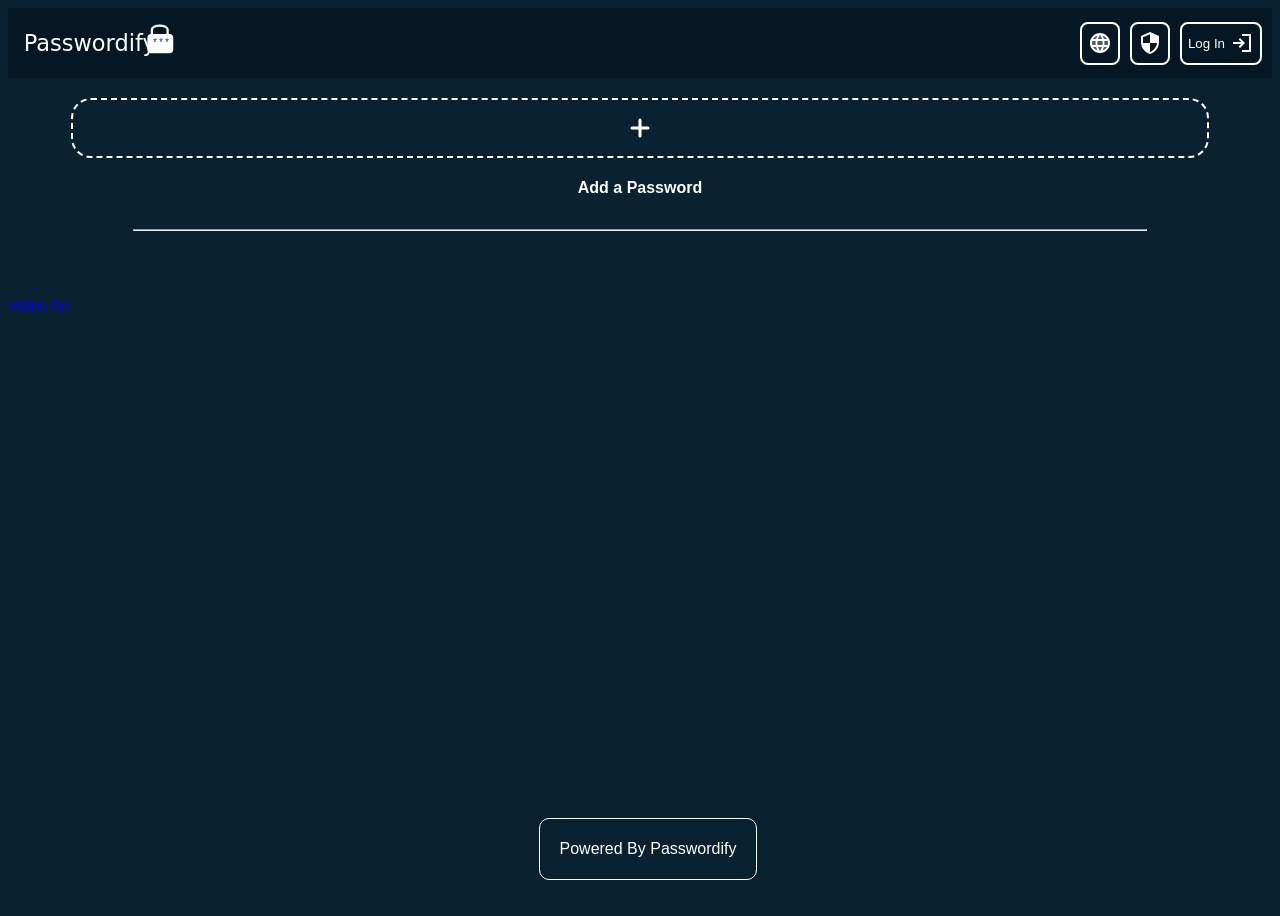
<file: index.html>
<!DOCTYPE html>
<html>

<head>
    <meta charset="UTF-8" />
    <meta name="viewport" content="width=device-width, initial-scale=1.0">
    <link rel="stylesheet" href="./css/styles.css">
    <link rel="stylesheet" href="./css/rispansive.css">
    <link rel="icon" href="./img/logo.png" type="image/png">
    <title>Passwordify</title>
</head>

<body id="body">
    <div class="ad_bg">
        <div class="ad">
            <p>Powered By Passwordify</p>
        </div>
    </div>
    
    <div class="notif_bg">
        <div class="notif">
            <b class="notification"></b>
        </div>
    </div>
    
    <div class="edit_box_bg">
        <div class="edit_box">
            <div class="input-group">
                <label class="label">Username</label>
                <input autocomplete="off" name="Email" id="edit_E" class="input" type="email">
                <div></div>
            </div>
            <div class="input-group">
                <label class="label">Password</label>
                <input autocomplete="off" name="password" id="edit_p" class="input">
                <div></div>
            </div>
            <div class="input-group">
                <label class="label">Confirm Password</label>
                <input autocomplete="off" name="c_password" id="edit_cp" class="input" type="password">
                <div></div>
            </div>
            <br>
            <div class="btn">
                <button id="cancle3">
                    CANCLE
                </button>
                <button id="next3">
                    NEXT
                    <svg xmlns="http://www.w3.org/2000/svg" viewBox="0 0 20 20">
                        <path fill="currentColor" d="M7 1L5.6 2.5L13 10l-7.4 7.5L7 19l9-9z" />
                    </svg>
                </button>
                
            </div>
        </div>
    </div>
    
    
    <div class="entring_pass_bg">
        <div class="entring_pass">
            <b id="mt1"></b>
            <div class="group">
                <svg stroke="currentColor" stroke-width="1.5" viewBox="0 0 24 24" xmlns="http://www.w3.org/2000/svg"
                class="icon_p">
                <path
                d="M16.5 10.5V6.75a4.5 4.5 0 10-9 0v3.75m-.75 11.25h10.5a2.25 2.25 0 002.25-2.25v-6.75a2.25 2.25 0 00-2.25-2.25H6.75a2.25 2.25 0 00-2.25 2.25v6.75a2.25 2.25 0 002.25 2.25z"
                stroke-linejoin="round" stroke-linecap="round"></path>
            </svg>
            <input id="password_inp" class="input" placeholder="password">
        </div>
        <button id="submit_pass">
            <svg xmlns="http://www.w3.org/2000/svg" width="28" height="28" viewBox="0 0 48 48">
                <path fill="currentColor" fill-rule="evenodd" stroke="currentColor" stroke-linecap="round"
                stroke-linejoin="round" stroke-width="4" d="m4 24l5-5l10 10L39 9l5 5l-25 25z"
                clip-rule="evenodd" />
            </svg>
        </button>
    </div>
</div>

<div class="add_input_box_bg">
    <div id="add_1" class="add_input_box">
        <p id="mt2"></p>
        <hr style="width: 60%;opacity: 0.8;">
        <br>
        <div class="icons">
            <div class="icon_boxes">
                <div class="icon_box">
                    <div class="github">
                        <svg xmlns="http://www.w3.org/2000/svg" width="50" height="50" viewBox="0 0 256 256">
                            <g fill="none">
                                <rect width="256" height="256" fill="#242938" rx="60" />
                                <path fill="#fff"
                                d="M128.001 30C72.779 30 28 74.77 28 130.001c0 44.183 28.653 81.667 68.387 94.89c4.997.926 6.832-2.169 6.832-4.81c0-2.385-.093-10.262-.136-18.618c-27.82 6.049-33.69-11.799-33.69-11.799c-4.55-11.559-11.104-14.632-11.104-14.632c-9.073-6.207.684-6.079.684-6.079c10.042.705 15.33 10.305 15.33 10.305c8.919 15.288 23.394 10.868 29.1 8.313c.898-6.464 3.489-10.875 6.349-13.372c-22.211-2.529-45.56-11.104-45.56-49.421c0-10.918 3.906-19.839 10.303-26.842c-1.039-2.519-4.462-12.69.968-26.464c0 0 8.398-2.687 27.508 10.25c7.977-2.215 16.531-3.326 25.03-3.364c8.498.038 17.06 1.149 25.051 3.365c19.087-12.939 27.473-10.25 27.473-10.25c5.443 13.773 2.019 23.945.98 26.463c6.412 7.003 10.292 15.924 10.292 26.842c0 38.409-23.394 46.866-45.662 49.341c3.587 3.104 6.783 9.189 6.783 18.519c0 13.38-.116 24.149-.116 27.443c0 2.661 1.8 5.779 6.869 4.797C199.383 211.64 228 174.169 228 130.001C228 74.771 183.227 30 128.001 30M65.454 172.453c-.22.497-1.002.646-1.714.305c-.726-.326-1.133-1.004-.898-1.502c.215-.512.999-.654 1.722-.311c.727.326 1.141 1.01.89 1.508m4.919 4.389c-.477.443-1.41.237-2.042-.462c-.654-.697-.777-1.629-.293-2.078c.491-.442 1.396-.235 2.051.462c.654.706.782 1.631.284 2.078m3.374 5.616c-.613.426-1.615.027-2.234-.863c-.613-.889-.613-1.955.013-2.383c.621-.427 1.608-.043 2.236.84c.611.904.611 1.971-.015 2.406m5.707 6.504c-.548.604-1.715.442-2.57-.383c-.874-.806-1.118-1.95-.568-2.555c.555-.606 1.729-.435 2.59.383c.868.804 1.133 1.957.548 2.555m7.376 2.195c-.242.784-1.366 1.14-2.499.807c-1.13-.343-1.871-1.26-1.642-2.052c.235-.788 1.364-1.159 2.505-.803c1.13.341 1.871 1.252 1.636 2.048m8.394.932c.028.824-.932 1.508-2.121 1.523c-1.196.027-2.163-.641-2.176-1.452c0-.833.939-1.51 2.134-1.53c1.19-.023 2.163.639 2.163 1.459m8.246-.316c.143.804-.683 1.631-1.864 1.851c-1.161.212-2.236-.285-2.383-1.083c-.144-.825.697-1.651 1.856-1.865c1.183-.205 2.241.279 2.391 1.097" />
                            </g>
                        </svg>
                        <p>Github</p>
                    </div>
                    <div class="gmail">
                        <svg xmlns="http://www.w3.org/2000/svg" width="50" height="50" viewBox="0 0 256 256">
                            <g fill="none">
                                <rect width="256" height="256" fill="#242938" rx="60" />
                                <path fill="#4285f4"
                                d="M41.636 203.028h31.818v-77.273L28 91.665v97.727c0 7.545 6.114 13.636 13.636 13.636" />
                                <path fill="#34a853"
                                d="M182.545 203.028h31.819c7.545 0 13.636-6.113 13.636-13.636V91.665l-45.455 34.09" />
                                <path fill="#fbbc04"
                                d="M182.545 66.664v59.091L228 91.665V73.481c0-16.863-19.25-26.477-32.727-16.363" />
                                <path fill="#ea4335"
                                d="M73.455 125.755v-59.09L128 107.574l54.545-40.91v59.091L128 166.665" />
                                <path fill="#c5221f"
                                d="M28 73.483v18.181l45.454 34.091v-59.09l-12.727-9.546C47.227 47.005 28 56.619 28 73.483" />
                            </g>
                        </svg>
                        <p>Gmail</p>
                    </div>
                    <div class="call_of_duty">
                        <svg xmlns="http://www.w3.org/2000/svg" width="50" height="50" viewBox="0 0 48 48">
                            <path fill="none" stroke="currentColor" stroke-linecap="round" stroke-linejoin="round"
                            d="M4.5 10.467v27.01l4.116 2.873l6.296-4.034l.003-25.145L8.7 7.651Zm39 0v27.01l-4.116 2.873l-6.296-4.034l-.003-25.145l6.215-3.52Zm-13.317 2.301v14.575L24 30.846l-6.184-3.503V12.768L24 16.27Z"
                            stroke-width="1" />
                        </svg>
                        <p>COD</p>
                    </div>
                    <div class="bit_coin">
                        <svg xmlns="http://www.w3.org/2000/svg" width="50" height="50" viewBox="0 0 32 32">
                            <path fill="currentColor"
                            d="M31.516 19.869c-2.136 8.579-10.819 13.787-19.385 11.652C3.563 29.401-1.656 20.697.484 12.14C2.615 3.563 11.303-1.656 19.864.479c8.573 2.141 13.792 10.819 11.652 19.396zm-8.464-6.15c.317-2.12-1.303-3.265-3.521-4.036l.72-2.871l-1.756-.443l-.697 2.813c-.459-.12-.937-.224-1.417-.333l.699-2.839l-1.761-.437l-.719 2.885l-1.12-.265l-2.416-.605l-.469 1.881s1.303.296 1.271.312c.715.183.844.645.824 1.021l-1.969 7.895c-.099.22-.323.543-.817.417c.016.025-1.281-.317-1.281-.317l-.88 2.009l2.281.568l1.239.323l-.724 2.923l1.761.432l.724-2.891c.479.136.937.255 1.395.365l-.676 2.869l1.76.443l.724-2.921c2.989.567 5.24.343 6.188-2.365c.76-2.183-.043-3.437-1.62-4.26c1.135-.261 2-1.016 2.239-2.573zm-4.016 5.63c-.536 2.187-4.208 1-5.4.703l.963-3.864c1.193.307 5.005.895 4.437 3.161m.548-5.656c-.496 1.989-3.548.984-4.543.733l.876-3.52c.989.239 4.181.697 3.667 2.781z" />
                        </svg>
                        <p>Coin</p>
                    </div>
                </div>
                <div class="icon_box">
                    <div class="games">
                        <svg xmlns="http://www.w3.org/2000/svg" width="50" height="50" viewBox="0 0 32 32">
                            <path fill="currentColor"
                            d="M4.719 0C2.886 0 2.214.677 2.214 2.505v22.083q.002.313.027.579c.047.401.047.792.421 1.229c.036.052.412.328.412.328c.203.099.343.172.572.265l11.115 4.656c.573.261.819.371 1.235.355h.005c.421.016.667-.093 1.24-.355l11.109-4.656c.235-.093.369-.167.577-.265c0 0 .376-.287.412-.328c.375-.437.375-.828.421-1.229q.025-.266.027-.573V2.506c0-1.828-.677-2.505-2.505-2.505zm17.808 4.145h.905c1.511 0 2.251.735 2.251 2.267v2.505H23.85V6.51c0-.489-.224-.713-.699-.713h-.312c-.489 0-.713.224-.713.713v7.749c0 .489.224.713.713.713h.349c.468 0 .692-.224.692-.713v-2.771h1.833v2.86c0 1.525-.749 2.276-2.265 2.276h-.921c-1.521 0-2.267-.756-2.267-2.276V6.425c0-1.525.745-2.281 2.267-2.281zm-16.251.106h4.151v1.703H8.14v3.468h2.204v1.699H8.14v3.697h2.319v1.704H6.276zm5.088 0h2.928c1.515 0 2.265.755 2.265 2.28v3.261c0 1.525-.751 2.276-2.265 2.276h-1.057v4.453h-1.871zm6.037 0h1.864v12.271h-1.864zm-4.172 1.65v4.52H14c.469 0 .693-.228.693-.719V6.619c0-.489-.224-.719-.693-.719zM8.088 19.437h.276l.063.011h.1l.052.016h.052l.047.015l.052.011l.041.011l.093.021l.053.015l.036.011l.041.016l.052.016l.036.015l.053.021l.047.021l.041.025l.047.021l.036.025l.053.027l.041.025l.041.021l.041.031l.043.027l.036.031l.125.095l-.032.041l-.036.036l-.032.037l-.036.041l-.025.036l-.032.037l-.036.036l-.032.041l-.025.036l-.037.043l-.031.036l-.036.041l-.032.037l-.025.041l-.037.036l-.031.043l-.036.036l-.032.036l-.036-.025l-.041-.037l-.043-.025l-.077-.052l-.047-.027l-.043-.025l-.047-.027l-.036-.021l-.041-.02l-.084-.032l-.052-.009l-.041-.011l-.047-.011l-.053-.011l-.052-.005h-.052l-.061-.011h-.1l-.052.005h-.052l-.052.016l-.041.011l-.047.016l-.047.009l-.043.021l-.052.021l-.072.052l-.043.025l-.036.032l-.036.025l-.037.032l-.025.036l-.043.036l-.052.073l-.025.041l-.021.047l-.025.037l-.027.047l-.016.047l-.02.041l-.016.052l-.005.052l-.015.048l-.011.052v.052l-.005.052v.12l.005.052v.041l.005.052l.009.047l.016.041l.005.053l.016.041l.015.036l.021.052l.027.052l.02.037l.052.083l.032.041l.025.037l.043.031l.025.036l.036.032l.084.063l.036.02l.041.027l.048.021l.052.02l.036.021l.104.031l.047.005l.052.016l.052.005h.224l.063-.005h.047l.053-.021l.052-.005l.052-.015l.041-.011l.047-.021l.041-.02l.047-.021l.032-.021l.041-.025v-.464h-.735v-.744h1.661v1.667l-.036.025l-.036.031l-.037.027l-.041.031l-.041.021l-.036.032l-.084.052l-.052.025l-.083.052l-.053.021l-.041.02l-.047.021l-.104.041l-.041.021l-.095.031l-.047.011l-.047.016l-.052.016l-.041.009l-.156.032l-.048.005l-.104.011l-.057.005l-.052.004l-.057.005h-.26l-.052-.009h-.052l-.052-.011h-.047l-.052-.016l-.152-.031l-.041-.016l-.047-.005l-.052-.021l-.095-.031l-.093-.041l-.052-.021l-.036-.021l-.052-.02l-.037-.032l-.052-.02l-.031-.027l-.041-.025l-.084-.063l-.041-.027l-.032-.031l-.041-.032l-.068-.067l-.036-.032l-.031-.036l-.037-.037l-.025-.041l-.032-.031l-.025-.043l-.032-.041l-.025-.036l-.027-.041l-.025-.048l-.021-.041l-.021-.047l-.02-.041l-.041-.095l-.016-.036l-.021-.047l-.011-.047l-.009-.041l-.011-.052l-.016-.048l-.011-.052l-.005-.041l-.009-.052l-.011-.093l-.011-.104v-.276l.011-.053v-.052l.016-.052v-.052l.015-.047l.016-.052l.021-.093l.015-.052l.016-.047l.063-.141l.02-.041l.021-.047l.027-.048l.02-.041l.027-.036l.052-.084l.031-.041l.032-.036l.025-.041l.068-.068l.031-.037l.037-.036l.031-.036l.043-.032l.072-.063l.041-.031l.043-.027l.036-.031l.041-.027l.043-.02l.047-.027l.052-.025l.036-.027l.052-.02l.047-.021l.047-.025l.043-.011l.052-.016l.041-.021l.047-.009l.047-.016l.052-.011l.043-.016l.052-.011h.052l.047-.015h.052L8 19.444h.047zm15.985.011h.276l.063.011h.099l.052.015h.057l.052.016l.093.021l.052.011l.047.009l.053.016l.047.016l.041.011l.047.015l.052.016l.041.021l.052.02l.048.021l.047.027l.036.02l.047.027l.047.02l.043.027l.047.031l.036.027l.084.063l.041.025l-.032.041l-.025.043l-.031.036l-.032.041l-.025.047l-.027.043l-.031.036l-.032.041l-.025.043l-.032.041l-.025.036l-.032.041l-.025.048l-.032.041l-.031.036l-.032.041l-.025.043l-.041-.032l-.048-.025l-.036-.027l-.041-.025l-.047-.021l-.043-.027l-.047-.02l-.036-.021l-.052-.02l-.037-.021l-.041-.016l-.093-.031l-.104-.032l-.156-.031l-.052-.005l-.095-.011h-.109l-.057.011l-.052.011l-.047.011l-.041.02l-.037.021l-.041.036l-.031.047l-.021.048v.124l.027.057l.02.032l.032.031l.052.027l.041.025l.047.021l.052.02l.068.016l.036.016l.043.011l.052.011l.041.015l.047.011l.057.016l.052.016l.057.015l.057.011l.047.016l.057.015l.052.011l.047.011l.157.047l.041.016l.052.016l.047.02l.052.027l.104.041l.047.027l.084.052l.077.057l.048.031l.036.036l.036.043l.037.036l.025.036l.037.052l.025.037l.021.052l.02.031l.016.052l.016.043l.011.047l.02.104l.005.052l.005.047v.125l-.005.057l-.011.104l-.011.052l-.015.047l-.011.052l-.016.052l-.015.047l-.021.037l-.021.047l-.025.041l-.032.037l-.052.083l-.063.073l-.036.025l-.041.037l-.032.031l-.041.031l-.041.021l-.041.032l-.048.025l-.093.047l-.052.021l-.047.02l-.052.016l-.047.016l-.043.011l-.104.02l-.036.011l-.052.011h-.052l-.047.011h-.052l-.052.011h-.371l-.156-.016l-.052-.011l-.047-.005l-.104-.02l-.057-.011l-.047-.011l-.052-.016l-.053-.011l-.047-.015l-.052-.016l-.052-.021l-.041-.015l-.052-.016l-.052-.021l-.037-.02l-.052-.016l-.041-.027l-.052-.02l-.041-.027l-.037-.025l-.052-.027l-.036-.02l-.041-.032l-.041-.025l-.043-.032l-.036-.031l-.041-.032l-.037-.025l-.041-.037l.032-.041l.036-.036l.031-.037l.037-.041l.025-.036l.032-.041l.036-.037l.031-.036l.037-.041l.025-.037l.037-.036l.031-.041l.032-.037l.036-.041l.025-.036l.037-.037l.036-.041l.036.032l.048.031l.036.031l.052.027l.036.027l.047.031l.043.027l.047.02l.036.027l.047.015l.052.021l.043.021l.047.015l.041.021l.052.016l.047.015l.052.016l.052.005l.048.016l.052.005h.057l.047.015h.281l.047-.009l.052-.011l.036-.005l.043-.016l.036-.02l.047-.032l.027-.036l.02-.041l.016-.048v-.12l-.021-.047l-.025-.041l-.032-.031l-.047-.032l-.036-.015l-.047-.021l-.052-.021l-.057-.025l-.037-.011l-.041-.011l-.052-.016l-.036-.009l-.052-.016l-.052-.005l-.053-.021l-.052-.005l-.057-.015l-.047-.011l-.052-.016l-.052-.011l-.052-.015l-.047-.016l-.052-.011l-.041-.016l-.095-.031l-.052-.021l-.052-.015l-.104-.043l-.047-.025l-.052-.027l-.036-.025l-.048-.027l-.036-.025l-.047-.027l-.068-.068l-.036-.031l-.063-.073l-.027-.036l-.02-.036l-.032-.048l-.015-.036l-.048-.125l-.009-.052l-.011-.047v-.047l-.011-.052v-.213l.011-.104l.011-.043l.009-.047l.016-.041l.011-.052l.021-.036l.02-.053l.021-.041l.02-.052l.027-.036l.036-.041l.027-.043l.041-.036l.031-.036l.032-.043l.047-.036l.032-.027l.041-.031l.083-.052l.047-.027l.095-.047l.041-.015l.047-.016l.052-.021l.052-.015l.037-.011l.047-.011l.041-.011l.047-.011l.052-.011l.104-.009l.048-.005zm-12.318.036h.943l.043.095l.02.041l.016.052l.021.047l.015.041l.027.047l.031.095l.027.047l.041.093l.011.041l.083.188l.016.047l.021.043l.025.047l.011.047l.027.052l.009.047l.048.093l.02.037l.021.052l.016.052l.015.036l.027.052l.016.043l.02.052l.016.036l.021.052l.047.093l.015.047l.011.048l.021.047l.025.041l.021.052l.021.047l.015.041l.043.095l.015.047l.021.047l.016.047l.02.041l.027.048l.02.047l.021.041l.011.052l.041.093l.021.043l.015.047l.043.093l.025.052l.011.041l.027.053l.009.036l.021.052l.027.052l.02.036l.016.052l.021.043l.015.052l.027.036l.031.104l.021.037l.02.052l.027.041l.021.052l.009.047l.016.041l.021.047l.025.043h-1.041l-.025-.043l-.016-.047l-.021-.047l-.02-.052l-.011-.041l-.043-.093l-.015-.043l-.041-.093l-.016-.041l-.021-.052l-.031-.095l-.021-.041h-1.448l-.02.047l-.016.043l-.021.052l-.02.047l-.011.041l-.021.052l-.02.041l-.016.047l-.021.043l-.02.052l-.016.036l-.021.052l-.015.052l-.021.037l-.016.052h-1.031l.015-.048l.043-.093l.015-.052l.016-.041l.027-.047l.02-.047l.021-.043l.011-.047l.02-.052l.027-.041l.02-.047l.032-.095l.047-.093l.016-.047l.02-.041l.016-.048l.063-.14l.021-.052l.015-.041l.016-.047l.027-.043l.02-.052l.016-.047l.016-.041l.02-.052l.027-.037l.016-.052l.02-.041l.016-.047l.021-.052l.025-.041l.016-.052l.02-.037l.016-.052l.021-.052l.02-.036l.021-.052l.016-.043l.02-.052l.016-.036l.027-.052l.02-.052l.021-.041l.011-.047l.02-.048l.027-.047l.02-.041l.011-.052l.021-.047l.021-.043l.041-.093l.015-.041l.043-.104l.02-.037l.021-.052l.016-.041l.015-.052l.021-.047l.027-.041l.02-.052l.016-.037l.016-.052l.02-.041l.027-.047l.016-.052l.015-.043l.021-.052l.02-.036l.027-.052l.016-.052l.015-.036l.021-.052zm2.928.027h1.031l.032.041l.052.084l.025.047l.027.036l.025.047l.027.041l.025.048l.027.041l.025.036l.027.047l.025.043l.037.041l.015.041l.032.047l.025.043l.032.036l.021.047l.025.041l.032.043l.015.041l.037.047l.077.125l.021.041l.031.041l.027.041l.025.048l.079.124l.025.048l.027.041l.031-.041l.021-.053l.031-.036l.027-.047l.025-.036l.021-.052l.036-.037l.027-.047l.021-.036l.025-.043l.032-.047l.025-.036l.027-.052l.025-.036l.032-.048l.02-.036l.027-.052l.025-.031l.027-.043l.031-.052l.027-.036l.02-.047l.032-.037l.025-.052l.027-.031l.031-.041l.027-.052l.025-.037l.027-.047l.025-.036l.027-.052l.031-.037l.021-.047l.027-.036h1.047v3.719h-.98V21.04l-.025.037l-.032.052l-.025.031l-.032.041l-.02.052l-.032.037l-.025.036l-.032.052l-.052.073l-.031.041l-.027.052l-.031.037l-.027.036l-.02.052l-.032.036l-.025.037l-.032.052l-.025.036l-.032.041l-.025.047l-.021.037l-.031.041l-.027.047l-.031.036l-.032.043l-.02.041l-.027.047l-.031.037l-.032.041l-.02.052l-.037.031l-.02.041l-.032.053l-.025.036H16.6l-.031-.047l-.027-.043l-.025-.047l-.027-.036l-.031-.047l-.027-.041l-.031-.043l-.027-.041l-.025-.047l-.027-.036l-.036-.048l-.021-.041l-.031-.047l-.027-.036l-.025-.047l-.032-.043l-.025-.052l-.032-.036l-.025-.047l-.027-.043l-.025-.047l-.032-.036l-.025-.047l-.032-.041l-.02-.043l-.032-.041l-.025-.047l-.032-.036l-.025-.048l-.032-.041l-.02-.047l-.037-.036l-.02-.048l-.032-.041v2.193h-.963v-3.683zm4.624 0h2.933v.839h-1.959v.599h1.76v.792h-1.76v.635h1.984v.844h-2.953v-3.677zm-7.094 1.14l-.016.047l-.015.043l-.021.052l-.021.047l-.015.047l-.043.093l-.02.052l-.016.043l-.016.052l-.02.036l-.016.052l-.021.052l-.02.037l-.016.052l-.02.041l-.016.052l-.027.047l-.011.041l-.02.052l-.021.048l-.016.041l-.02.052h.859l-.02-.052l-.016-.047l-.041-.095l-.016-.047l-.021-.041l-.015-.052l-.021-.047l-.016-.047l-.02-.043l-.016-.047l-.021-.052l-.015-.041l-.043-.093l-.009-.048l-.021-.047l-.021-.052l-.015-.036l-.043-.104l-.015-.047zm-1.53 6.964h10.681l-5.452 1.797z" />
                        </svg>
                        <p>Games</p>
                    </div>
                    <div class="isnagram">
                        <svg xmlns="http://www.w3.org/2000/svg" width="50" height="50" viewBox="0 0 256 256">
                            <g fill="none">
                                <rect width="256" height="256" fill="url(#SVGWRUqebek)" rx="60" />
                                <rect width="256" height="256" fill="url(#SVGfkNpldMH)" rx="60" />
                                <path fill="#fff"
                                        d="M128.009 28c-27.158 0-30.567.119-41.233.604c-10.646.488-17.913 2.173-24.271 4.646c-6.578 2.554-12.157 5.971-17.715 11.531c-5.563 5.559-8.98 11.138-11.542 17.713c-2.48 6.36-4.167 13.63-4.646 24.271c-.477 10.667-.602 14.077-.602 41.236s.12 30.557.604 41.223c.49 10.646 2.175 17.913 4.646 24.271c2.556 6.578 5.973 12.157 11.533 17.715c5.557 5.563 11.136 8.988 17.709 11.542c6.363 2.473 13.631 4.158 24.275 4.646c10.667.485 14.073.604 41.23.604c27.161 0 30.559-.119 41.225-.604c10.646-.488 17.921-2.173 24.284-4.646c6.575-2.554 12.146-5.979 17.702-11.542c5.563-5.558 8.979-11.137 11.542-17.712c2.458-6.361 4.146-13.63 4.646-24.272c.479-10.666.604-14.066.604-41.225s-.125-30.567-.604-41.234c-.5-10.646-2.188-17.912-4.646-24.27c-2.563-6.578-5.979-12.157-11.542-17.716c-5.562-5.562-11.125-8.979-17.708-11.53c-6.375-2.474-13.646-4.16-24.292-4.647c-10.667-.485-14.063-.604-41.23-.604zm-8.971 18.021c2.663-.004 5.634 0 8.971 0c26.701 0 29.865.096 40.409.575c9.75.446 15.042 2.075 18.567 3.444c4.667 1.812 7.994 3.979 11.492 7.48c3.5 3.5 5.666 6.833 7.483 11.5c1.369 3.52 3 8.812 3.444 18.562c.479 10.542.583 13.708.583 40.396s-.104 29.855-.583 40.396c-.446 9.75-2.075 15.042-3.444 18.563c-1.812 4.667-3.983 7.99-7.483 11.488c-3.5 3.5-6.823 5.666-11.492 7.479c-3.521 1.375-8.817 3-18.567 3.446c-10.542.479-13.708.583-40.409.583c-26.702 0-29.867-.104-40.408-.583c-9.75-.45-15.042-2.079-18.57-3.448c-4.666-1.813-8-3.979-11.5-7.479s-5.666-6.825-7.483-11.494c-1.369-3.521-3-8.813-3.444-18.563c-.479-10.542-.575-13.708-.575-40.413s.096-29.854.575-40.396c.446-9.75 2.075-15.042 3.444-18.567c1.813-4.667 3.983-8 7.484-11.5s6.833-5.667 11.5-7.483c3.525-1.375 8.819-3 18.569-3.448c9.225-.417 12.8-.542 31.437-.563zm62.351 16.604c-6.625 0-12 5.37-12 11.996c0 6.625 5.375 12 12 12s12-5.375 12-12s-5.375-12-12-12zm-53.38 14.021c-28.36 0-51.354 22.994-51.354 51.355s22.994 51.344 51.354 51.344c28.361 0 51.347-22.983 51.347-51.344c0-28.36-22.988-51.355-51.349-51.355zm0 18.021c18.409 0 33.334 14.923 33.334 33.334c0 18.409-14.925 33.334-33.334 33.334s-33.333-14.925-33.333-33.334c0-18.411 14.923-33.334 33.333-33.334" />
                                        <defs>
                                            <radialGradient id="SVGWRUqebek" cx="0" cy="0" r="1"
                                            gradientTransform="matrix(0 -253.715 235.975 0 68 275.717)"
                                            gradientUnits="userSpaceOnUse">
                                            <stop stop-color="#fd5" />
                                            <stop offset=".1" stop-color="#fd5" />
                                            <stop offset=".5" stop-color="#ff543e" />
                                            <stop offset="1" stop-color="#c837ab" />
                                        </radialGradient>
                                        <radialGradient id="SVGfkNpldMH" cx="0" cy="0" r="1"
                                        gradientTransform="matrix(22.25952 111.2061 -458.39518 91.75449 -42.881 18.441)"
                                        gradientUnits="userSpaceOnUse">
                                        <stop stop-color="#3771c8" />
                                        <stop offset=".128" stop-color="#3771c8" />
                                        <stop offset="1" stop-color="#60f" stop-opacity="0" />
                                    </radialGradient>
                                </defs>
                            </g>
                        </svg>
                        <p>I gram</p>
                    </div>
                    <div class="twitter">
                        <svg xmlns="http://www.w3.org/2000/svg" width="50" height="50" viewBox="0 0 16 16">
                            <path fill="currentColor"
                            d="M12.6.75h2.454l-5.36 6.142L16 15.25h-4.937l-3.867-5.07l-4.425 5.07H.316l5.733-6.57L0 .75h5.063l3.495 4.633L12.601.75Zm-.86 13.028h1.36L4.323 2.145H2.865z" />
                        </svg>
                        <p>twitter</p>
                    </div>
                    <div class="tiktok">
                        <svg xmlns="http://www.w3.org/2000/svg" width="50" height="50" viewBox="0 0 256 290">
                            <path fill="#ff004f"
                            d="M189.72 104.421c18.678 13.345 41.56 21.197 66.273 21.197v-47.53a67 67 0 0 1-13.918-1.456v37.413c-24.711 0-47.59-7.851-66.272-21.195v96.996c0 48.523-39.356 87.855-87.9 87.855c-18.113 0-34.949-5.473-48.934-14.86c15.962 16.313 38.222 26.432 62.848 26.432c48.548 0 87.905-39.332 87.905-87.857v-96.995zm17.17-47.952c-9.546-10.423-15.814-23.893-17.17-38.785v-6.113h-13.189c3.32 18.927 14.644 35.097 30.358 44.898M69.673 225.607a40 40 0 0 1-8.203-24.33c0-22.192 18.001-40.186 40.21-40.186a40.3 40.3 0 0 1 12.197 1.883v-48.593c-4.61-.631-9.262-.9-13.912-.801v37.822a40.3 40.3 0 0 0-12.203-1.882c-22.208 0-40.208 17.992-40.208 40.187c0 15.694 8.997 29.281 22.119 35.9" />
                            <path
                            d="M175.803 92.849c18.683 13.344 41.56 21.195 66.272 21.195V76.631c-13.794-2.937-26.005-10.141-35.186-20.162c-15.715-9.802-27.038-25.972-30.358-44.898h-34.643v189.843c-.079 22.132-18.049 40.052-40.21 40.052c-13.058 0-24.66-6.221-32.007-15.86c-13.12-6.618-22.118-20.206-22.118-35.898c0-22.193 18-40.187 40.208-40.187c4.255 0 8.356.662 12.203 1.882v-37.822c-47.692.985-86.047 39.933-86.047 87.834c0 23.912 9.551 45.589 25.053 61.428c13.985 9.385 30.82 14.86 48.934 14.86c48.545 0 87.9-39.335 87.9-87.857z" />
                            <path fill="#00f2ea"
                            d="M242.075 76.63V66.516a66.3 66.3 0 0 1-35.186-10.047a66.47 66.47 0 0 0 35.186 20.163M176.53 11.57a68 68 0 0 1-.728-5.457V0h-47.834v189.845c-.076 22.13-18.046 40.05-40.208 40.05a40.06 40.06 0 0 1-18.09-4.287c7.347 9.637 18.949 15.857 32.007 15.857c22.16 0 40.132-17.918 40.21-40.05V11.571zM99.966 113.58v-10.769a89 89 0 0 0-12.061-.818C39.355 101.993 0 141.327 0 189.845c0 30.419 15.467 57.227 38.971 72.996c-15.502-15.838-25.053-37.516-25.053-61.427c0-47.9 38.354-86.848 86.048-87.833" />
                        </svg>
                        <p>Tik Tok</p>
                    </div>
                </div>
            </div>
        </div>
        <hr style="width: 60%;opacity: 0.8;">
        <p id="mt5" style="font-size: 12px;"></p>
        <input type="text" id="creat_media" placeholder="Enter name of media ...">
        <br>
        <div class="btn">
            <button id="cancle">
                CANCLE
            </button>
            <button id="next">
                NEXT
                <svg xmlns="http://www.w3.org/2000/svg" viewBox="0 0 20 20">
                    <path fill="currentColor" d="M7 1L5.6 2.5L13 10l-7.4 7.5L7 19l9-9z" />
                </svg>
            </button>
            
        </div>
    </div>
    <div id="add_2" class="add_input_box">
        <p id="mt3"> </p><b id="m_name"></b>
        <hr style="width: 60%;opacity: 0.8;">
        <br>
        <form>
            <div class="input-group">
                <label class="label">Username</label>
                <input autocomplete="off" name="Email" id="Email" class="input" type="email">
                <div></div>
            </div>
            <div class="input-group">
                <label class="label">Password</label>
                <input autocomplete="off" name="password" id="password" class="input">
                <div></div>
            </div>
            <div class="input-group">
                <label class="label">Confirm Password</label>
                <input autocomplete="off" name="c_password" id="c_password" class="input" type="password">
                <div></div>
            </div>
        </form>
        <br>
        <div class="btn">
            <button id="cancle2">
                CANCLE
            </button>
            <button id="next2">
                NEXT
                <svg xmlns="http://www.w3.org/2000/svg" viewBox="0 0 20 20">
                    <path fill="currentColor" d="M7 1L5.6 2.5L13 10l-7.4 7.5L7 19l9-9z" />
                </svg>
            </button>
            
        </div>
    </div>
    <div id="add_3" class="add_input_box">
        <div id="screen"></div>
    </div>
</div>




<div class="head">
    
    <svg class="logo" xmlns="http://www.w3.org/2000/svg" viewBox="0 0 320 80">
        <style>
            .text {
                font-family: 'Segoe UI', system-ui, -apple-system, sans-serif;
                font-size: 40px;
                fill: #ffffff;
            }
            
            .lock-body {
                fill: #ffffff;
            }
            
            .lock-stroke {
                stroke: #ffffff;
                stroke-width: 4;
                fill: none;
            }
            
            .stars {
                font-family: monospace;
                font-size: 18px;
                fill: #0A3D62;
            }
        </style>
        
        <!-- متن -->
        <text x="10" y="55" class="text">Passwordify</text>
        
        <!-- بدنه قفل -->
        <rect x="230" y="24" width="46" height="34" rx="7" ry="7" class="lock-body" />
        
        <!-- حلقه قفل -->
        <path d="M238 24
        v-8
        a12 6 0 0 1 28 0
        v8" class="lock-stroke" />
        
        <!-- ستاره‌ها -->
        <text x="238" y="46" class="stars">***</text>
    </svg>
    <div class="buttons">
        <button id="change_lang">
            <svg xmlns="http://www.w3.org/2000/svg" viewBox="0 0 24 24">
                <path fill="currentColor"
                d="M5.08 8h2.95c.32-1.25.78-2.45 1.38-3.56c-1.84.63-3.37 1.9-4.33 3.56m2.42 4c0-.68.06-1.34.14-2H4.26c-.16.64-.26 1.31-.26 2s.1 1.36.26 2h3.38c-.08-.66-.14-1.32-.14-2m-2.42 4a8 8 0 0 0 4.33 3.56A15.7 15.7 0 0 1 8.03 16zM12 4.04c-.83 1.2-1.48 2.53-1.91 3.96h3.82c-.43-1.43-1.08-2.76-1.91-3.96M18.92 8a8.03 8.03 0 0 0-4.33-3.56c.6 1.11 1.06 2.31 1.38 3.56zM12 19.96c.83-1.2 1.48-2.53 1.91-3.96h-3.82c.43 1.43 1.08 2.76 1.91 3.96m2.59-.4A8.03 8.03 0 0 0 18.92 16h-2.95a15.7 15.7 0 0 1-1.38 3.56M19.74 10h-3.38c.08.66.14 1.32.14 2s-.06 1.34-.14 2h3.38c.16-.64.26-1.31.26-2s-.1-1.36-.26-2M9.66 10c-.09.65-.16 1.32-.16 2s.07 1.34.16 2h4.68c.09-.66.16-1.32.16-2s-.07-1.35-.16-2z"
                opacity="0.3" />
                <path fill="currentColor"
                d="M11.99 2C6.47 2 2 6.48 2 12s4.47 10 9.99 10C17.52 22 22 17.52 22 12S17.52 2 11.99 2m6.93 6h-2.95a15.7 15.7 0 0 0-1.38-3.56A8.03 8.03 0 0 1 18.92 8M12 4.04c.83 1.2 1.48 2.53 1.91 3.96h-3.82c.43-1.43 1.08-2.76 1.91-3.96M4.26 14C4.1 13.36 4 12.69 4 12s.1-1.36.26-2h3.38c-.08.66-.14 1.32-.14 2s.06 1.34.14 2zm.82 2h2.95c.32 1.25.78 2.45 1.38 3.56A8 8 0 0 1 5.08 16m2.95-8H5.08a8 8 0 0 1 4.33-3.56A15.7 15.7 0 0 0 8.03 8M12 19.96c-.83-1.2-1.48-2.53-1.91-3.96h3.82c-.43 1.43-1.08 2.76-1.91 3.96M14.34 14H9.66c-.09-.66-.16-1.32-.16-2s.07-1.35.16-2h4.68c.09.65.16 1.32.16 2s-.07 1.34-.16 2m.25 5.56c.6-1.11 1.06-2.31 1.38-3.56h2.95a8.03 8.03 0 0 1-4.33 3.56M16.36 14c.08-.66.14-1.32.14-2s-.06-1.34-.14-2h3.38c.16.64.26 1.31.26 2s-.1 1.36-.26 2z" />
            </svg>
        </button>
        
        <a href="./pages/analize.html">
            <button>
                <svg xmlns="http://www.w3.org/2000/svg" viewBox="0 0 24 24">
                    <path fill="currentColor"
                    d="M12 12h7c-.53 4.11-3.28 7.78-7 8.92zH5V6.3l7-3.11M12 1L3 5v6c0 5.55 3.84 10.73 9 12c5.16-1.27 9-6.45 9-12V5z" />
                </svg>
            </button>
        </a>
        
        <a href="./pages/login_page.html">
            <button id="log_in">
                <p>Log In</p>
                <svg xmlns="http://www.w3.org/2000/svg" viewBox="0 0 24 24">
                    <path fill="currentColor"
                    d="M12 21v-2h7V5h-7V3h9v18zm-2-4l-1.375-1.45l2.55-2.55H3v-2h8.175l-2.55-2.55L10 7l5 5z" />
                </svg>
            </button>
        </a>
        
    </div>
    
</div>

<div class="add">
    <button class="add_btn">
        <svg xmlns="http://www.w3.org/2000/svg" width="24" height="24" viewBox="0 0 24 24">
            <g fill="none">
                <path
                d="m12.593 23.258l-.011.002l-.071.035l-.02.004l-.014-.004l-.071-.035q-.016-.005-.024.005l-.004.01l-.017.428l.005.02l.01.013l.104.074l.015.004l.012-.004l.104-.074l.012-.016l.004-.017l-.017-.427q-.004-.016-.017-.018m.265-.113l-.013.002l-.185.093l-.01.01l-.003.011l.018.43l.005.012l.008.007l.201.093q.019.005.029-.008l.004-.014l-.034-.614q-.005-.018-.02-.022m-.715.002a.02.02 0 0 0-.027.006l-.006.014l-.034.614q.001.018.017.024l.015-.002l.201-.093l.01-.008l.004-.011l.017-.43l-.003-.012l-.01-.01z" />
                <path fill="currentColor"
                d="M10.5 20a1.5 1.5 0 0 0 3 0v-6.5H20a1.5 1.5 0 0 0 0-3h-6.5V4a1.5 1.5 0 0 0-3 0v6.5H4a1.5 1.5 0 0 0 0 3h6.5z" />
            </g>
        </svg>
    </button>
    <h4 id="mt4">
        
    </h4>
</div>
<hr style="width: 80%;margin-top: 10px;">
<br>

<div class="boxes">
</div>
<a href="./videohub/videohub.html">video hu</a>

<script src="./js/script.js"></script>
</body>

</html>
</file>
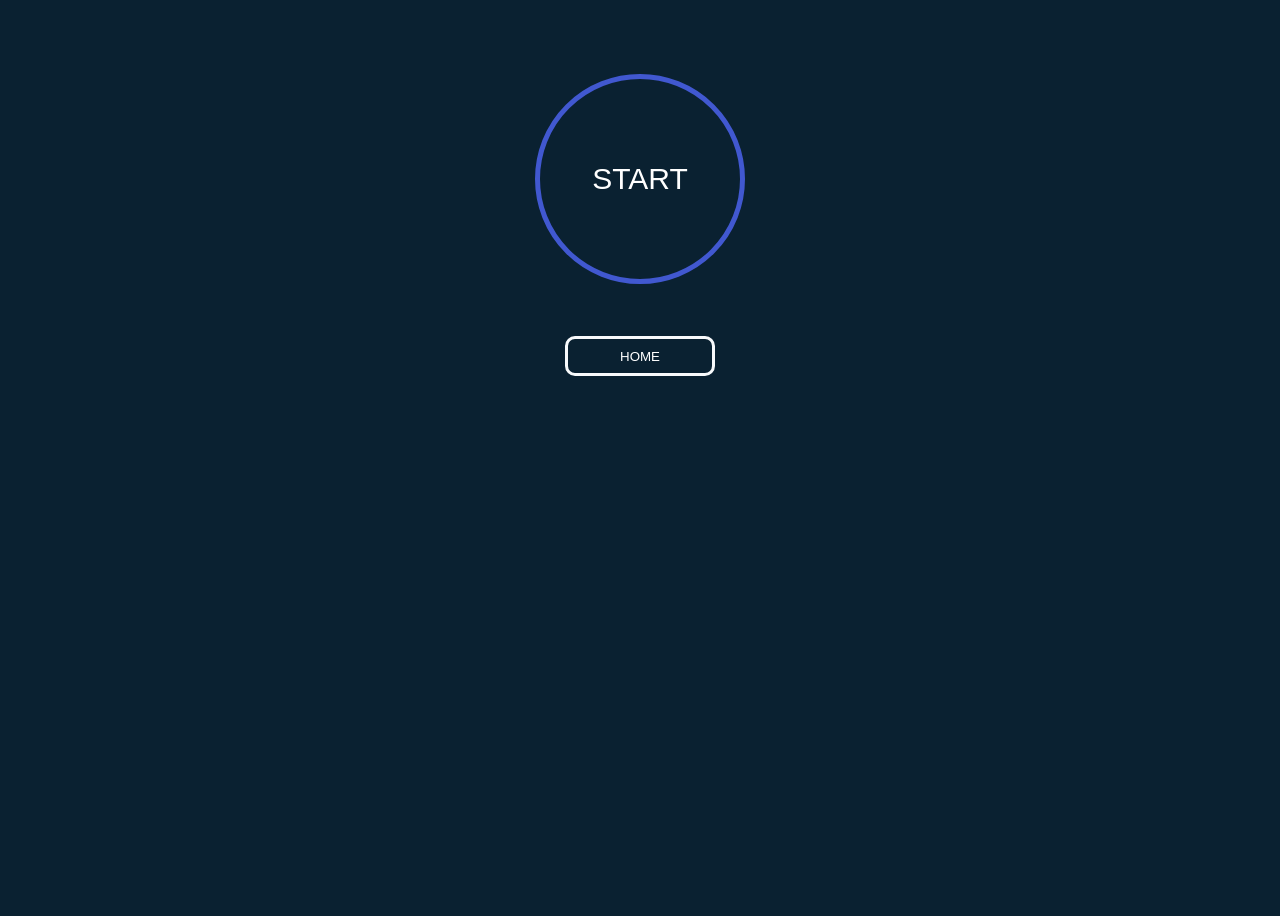
<file: pages/analize.html>
<!DOCTYPE html>
<html>

<head>
    <meta charset="UTF-8" />
    <meta name="viewport" content="width=device-width, initial-scale=1.0">
    <link rel="stylesheet" href="../css/pages.css">
    <link rel="stylesheet" href="../css/rispansive.css">
    <link rel="icon" href="../img/logo.png" type="image/png">
    <title>Passwordify/login</title>
</head>

<body>
    <br>
    <br>
    <div class="loader">
        <div class="sphere"></div>
        <svg xmlns="http://www.w3.org/2000/svg" viewBox="0 0 100 100">
            <defs>
                <mask id="waves" maskUnits="userSpaceOnUse">
                    <g fill="none" stroke="white" stroke-linecap="round" stroke-linejoin="round">
                        <path d="M5,50 C25,50 30,20 50,20 C70,20 75,50 95,50"></path>
                        <path d="M5,50 C25,50 30,20 50,20 C70,20 75,50 95,50"></path>
                        <path d="M5,50 C25,50 30,80 50,80 C70,80 75,50 95,50"></path>
                        <path d="M5,50 C25,50 30,80 50,80 C70,80 75,50 95,50"></path>
                    </g>
                </mask>
                <mask id="blurriness" maskUnits="userSpaceOnUse">
                    <g>
                        <circle cx="50" cy="50" r="50" fill="white"></circle>
                        <ellipse cx="50" cy="50" rx="25" ry="25" fill="black"></ellipse>
                    </g>
                </mask>
                <mask id="clipping" maskUnits="userSpaceOnUse">
                    <ellipse cx="50" cy="50" rx="25" ry="50" fill="white"></ellipse>
                </mask>
                <mask id="fade" maskUnits="userSpaceOnUse">
                    <ellipse cx="50" cy="50" rx="45" ry="50" fill="white"></ellipse>
                </mask>
            </defs>
            <g id="shapes" mask="url(#fade)">
                <g mask="url(#clipping)">
                    <circle cx="50" cy="50" r="50" fill="currentColor" mask="url(#waves)"></circle>
                </g>
                <g mask="url(#blurriness)">
                    <circle cx="50" cy="50" r="50" fill="currentColor" mask="url(#waves)"></circle>
                </g>
            </g>
        </svg>
    </div>
    <div class="start">
        <div class="start_circle">
            <span>START</span>
        </div>
    </div>
    <div class="text">
        <h3>Analyzing ...</h3>
    </div>
    <div class="check_items">
        <div class="item">
            <p>Log in checking</p>
            <svg id="analiz1" xmlns="http://www.w3.org/2000/svg" width="24" height="24" viewBox="0 0 24 24">
                <circle cx="12" cy="3" r="0" fill="currentColor">
                    <animate id="SVGoB2HzdBp" attributeName="r" begin="0;SVGhp5IKccd.end-0.5s" calcMode="spline"
                        dur="0.6s" keySplines=".27,.42,.37,.99;.53,0,.61,.73" values="0;2;0" />
                </circle>
                <circle cx="16.5" cy="4.21" r="0" fill="currentColor">
                    <animate id="SVG13I3L3Mo" attributeName="r" begin="SVGoB2HzdBp.begin+0.1s" calcMode="spline"
                        dur="0.6s" keySplines=".27,.42,.37,.99;.53,0,.61,.73" values="0;2;0" />
                </circle>
                <circle cx="7.5" cy="4.21" r="0" fill="currentColor">
                    <animate id="SVGhp5IKccd" attributeName="r" begin="SVGZh5n6c6U.begin+0.1s" calcMode="spline"
                        dur="0.6s" keySplines=".27,.42,.37,.99;.53,0,.61,.73" values="0;2;0" />
                </circle>
                <circle cx="19.79" cy="7.5" r="0" fill="currentColor">
                    <animate id="SVGwdpSnbWm" attributeName="r" begin="SVG13I3L3Mo.begin+0.1s" calcMode="spline"
                        dur="0.6s" keySplines=".27,.42,.37,.99;.53,0,.61,.73" values="0;2;0" />
                </circle>
                <circle cx="4.21" cy="7.5" r="0" fill="currentColor">
                    <animate id="SVGZh5n6c6U" attributeName="r" begin="SVGZlbpteod.begin+0.1s" calcMode="spline"
                        dur="0.6s" keySplines=".27,.42,.37,.99;.53,0,.61,.73" values="0;2;0" />
                </circle>
                <circle cx="21" cy="12" r="0" fill="currentColor">
                    <animate id="SVGtZjtgdeT" attributeName="r" begin="SVGwdpSnbWm.begin+0.1s" calcMode="spline"
                        dur="0.6s" keySplines=".27,.42,.37,.99;.53,0,.61,.73" values="0;2;0" />
                </circle>
                <circle cx="3" cy="12" r="0" fill="currentColor">
                    <animate id="SVGZlbpteod" attributeName="r" begin="SVGwTNtvelU.begin+0.1s" calcMode="spline"
                        dur="0.6s" keySplines=".27,.42,.37,.99;.53,0,.61,.73" values="0;2;0" />
                </circle>
                <circle cx="19.79" cy="16.5" r="0" fill="currentColor">
                    <animate id="SVGtoLBIbcZ" attributeName="r" begin="SVGtZjtgdeT.begin+0.1s" calcMode="spline"
                        dur="0.6s" keySplines=".27,.42,.37,.99;.53,0,.61,.73" values="0;2;0" />
                </circle>
                <circle cx="4.21" cy="16.5" r="0" fill="currentColor">
                    <animate id="SVGwTNtvelU" attributeName="r" begin="SVGk1PzexJH.begin+0.1s" calcMode="spline"
                        dur="0.6s" keySplines=".27,.42,.37,.99;.53,0,.61,.73" values="0;2;0" />
                </circle>
                <circle cx="16.5" cy="19.79" r="0" fill="currentColor">
                    <animate id="SVGoTyDPewd" attributeName="r" begin="SVGtoLBIbcZ.begin+0.1s" calcMode="spline"
                        dur="0.6s" keySplines=".27,.42,.37,.99;.53,0,.61,.73" values="0;2;0" />
                </circle>
                <circle cx="7.5" cy="19.79" r="0" fill="currentColor">
                    <animate id="SVGk1PzexJH" attributeName="r" begin="SVG0DUTaeRN.begin+0.1s" calcMode="spline"
                        dur="0.6s" keySplines=".27,.42,.37,.99;.53,0,.61,.73" values="0;2;0" />
                </circle>
                <circle cx="12" cy="21" r="0" fill="currentColor">
                    <animate id="SVG0DUTaeRN" attributeName="r" begin="SVGoTyDPewd.begin+0.1s" calcMode="spline"
                        dur="0.6s" keySplines=".27,.42,.37,.99;.53,0,.61,.73" values="0;2;0" />
                </circle>
            </svg>
            <svg id="good1" class="good" xmlns="http://www.w3.org/2000/svg" width="24" height="24" viewBox="0 0 1200 1200">
                <path fill="currentColor"
                    d="M600 0C268.63 0 0 268.63 0 600s268.63 600 600 600s600-268.63 600-600S931.369 0 600 0m0 130.371c259.369 0 469.556 210.325 469.556 469.629S859.369 1069.556 600 1069.556c-259.37 0-469.556-210.251-469.556-469.556C130.445 340.696 340.63 130.371 600 130.371m229.907 184.717L482.153 662.915L369.36 550.122L258.691 660.718l112.793 112.793l111.401 111.401l110.597-110.669l347.826-347.754z" />
            </svg>
            <svg id="not_good1" class="not_good" xmlns="http://www.w3.org/2000/svg" width="24" height="24" viewBox="0 0 24 24">
                <g fill="currentColor">
                    <path
                        d="M8.478 8.478a1 1 0 0 1 1.414 0l2.154 2.153l2.153-2.153a1 1 0 1 1 1.414 1.414l-2.153 2.154l2.153 2.153a1 1 0 0 1-1.414 1.414l-2.153-2.153l-2.154 2.153A1 1 0 0 1 8.478 14.2l2.153-2.153l-2.153-2.154a1 1 0 0 1 0-1.414" />
                    <path fill-rule="evenodd"
                        d="M12 2C6.477 2 2 6.477 2 12s4.477 10 10 10s10-4.477 10-10S17.523 2 12 2M4 12a8 8 0 1 1 16 0a8 8 0 0 1-16 0"
                        clip-rule="evenodd" />
                </g>
            </svg>
        </div>
        <div class="item">
            <p>Checking password security</p>
            <svg id="analiz2" xmlns="http://www.w3.org/2000/svg" width="24" height="24" viewBox="0 0 24 24">
                <circle cx="12" cy="3" r="0" fill="currentColor">
                    <animate id="SVGoB2HzdBp" attributeName="r" begin="0;SVGhp5IKccd.end-0.5s" calcMode="spline"
                        dur="0.6s" keySplines=".27,.42,.37,.99;.53,0,.61,.73" values="0;2;0" />
                </circle>
                <circle cx="16.5" cy="4.21" r="0" fill="currentColor">
                    <animate id="SVG13I3L3Mo" attributeName="r" begin="SVGoB2HzdBp.begin+0.1s" calcMode="spline"
                        dur="0.6s" keySplines=".27,.42,.37,.99;.53,0,.61,.73" values="0;2;0" />
                </circle>
                <circle cx="7.5" cy="4.21" r="0" fill="currentColor">
                    <animate id="SVGhp5IKccd" attributeName="r" begin="SVGZh5n6c6U.begin+0.1s" calcMode="spline"
                        dur="0.6s" keySplines=".27,.42,.37,.99;.53,0,.61,.73" values="0;2;0" />
                </circle>
                <circle cx="19.79" cy="7.5" r="0" fill="currentColor">
                    <animate id="SVGwdpSnbWm" attributeName="r" begin="SVG13I3L3Mo.begin+0.1s" calcMode="spline"
                        dur="0.6s" keySplines=".27,.42,.37,.99;.53,0,.61,.73" values="0;2;0" />
                </circle>
                <circle cx="4.21" cy="7.5" r="0" fill="currentColor">
                    <animate id="SVGZh5n6c6U" attributeName="r" begin="SVGZlbpteod.begin+0.1s" calcMode="spline"
                        dur="0.6s" keySplines=".27,.42,.37,.99;.53,0,.61,.73" values="0;2;0" />
                </circle>
                <circle cx="21" cy="12" r="0" fill="currentColor">
                    <animate id="SVGtZjtgdeT" attributeName="r" begin="SVGwdpSnbWm.begin+0.1s" calcMode="spline"
                        dur="0.6s" keySplines=".27,.42,.37,.99;.53,0,.61,.73" values="0;2;0" />
                </circle>
                <circle cx="3" cy="12" r="0" fill="currentColor">
                    <animate id="SVGZlbpteod" attributeName="r" begin="SVGwTNtvelU.begin+0.1s" calcMode="spline"
                        dur="0.6s" keySplines=".27,.42,.37,.99;.53,0,.61,.73" values="0;2;0" />
                </circle>
                <circle cx="19.79" cy="16.5" r="0" fill="currentColor">
                    <animate id="SVGtoLBIbcZ" attributeName="r" begin="SVGtZjtgdeT.begin+0.1s" calcMode="spline"
                        dur="0.6s" keySplines=".27,.42,.37,.99;.53,0,.61,.73" values="0;2;0" />
                </circle>
                <circle cx="4.21" cy="16.5" r="0" fill="currentColor">
                    <animate id="SVGwTNtvelU" attributeName="r" begin="SVGk1PzexJH.begin+0.1s" calcMode="spline"
                        dur="0.6s" keySplines=".27,.42,.37,.99;.53,0,.61,.73" values="0;2;0" />
                </circle>
                <circle cx="16.5" cy="19.79" r="0" fill="currentColor">
                    <animate id="SVGoTyDPewd" attributeName="r" begin="SVGtoLBIbcZ.begin+0.1s" calcMode="spline"
                        dur="0.6s" keySplines=".27,.42,.37,.99;.53,0,.61,.73" values="0;2;0" />
                </circle>
                <circle cx="7.5" cy="19.79" r="0" fill="currentColor">
                    <animate id="SVGk1PzexJH" attributeName="r" begin="SVG0DUTaeRN.begin+0.1s" calcMode="spline"
                        dur="0.6s" keySplines=".27,.42,.37,.99;.53,0,.61,.73" values="0;2;0" />
                </circle>
                <circle cx="12" cy="21" r="0" fill="currentColor">
                    <animate id="SVG0DUTaeRN" attributeName="r" begin="SVGoTyDPewd.begin+0.1s" calcMode="spline"
                        dur="0.6s" keySplines=".27,.42,.37,.99;.53,0,.61,.73" values="0;2;0" />
                </circle>
            </svg>
            <svg id="good2" class="good" xmlns="http://www.w3.org/2000/svg" width="24" height="24" viewBox="0 0 1200 1200">
                <path fill="currentColor"
                    d="M600 0C268.63 0 0 268.63 0 600s268.63 600 600 600s600-268.63 600-600S931.369 0 600 0m0 130.371c259.369 0 469.556 210.325 469.556 469.629S859.369 1069.556 600 1069.556c-259.37 0-469.556-210.251-469.556-469.556C130.445 340.696 340.63 130.371 600 130.371m229.907 184.717L482.153 662.915L369.36 550.122L258.691 660.718l112.793 112.793l111.401 111.401l110.597-110.669l347.826-347.754z" />
            </svg>
            <svg id="not_good2" class="not_good" xmlns="http://www.w3.org/2000/svg" width="24" height="24" viewBox="0 0 24 24">
                <g fill="currentColor">
                    <path
                        d="M8.478 8.478a1 1 0 0 1 1.414 0l2.154 2.153l2.153-2.153a1 1 0 1 1 1.414 1.414l-2.153 2.154l2.153 2.153a1 1 0 0 1-1.414 1.414l-2.153-2.153l-2.154 2.153A1 1 0 0 1 8.478 14.2l2.153-2.153l-2.153-2.154a1 1 0 0 1 0-1.414" />
                    <path fill-rule="evenodd"
                        d="M12 2C6.477 2 2 6.477 2 12s4.477 10 10 10s10-4.477 10-10S17.523 2 12 2M4 12a8 8 0 1 1 16 0a8 8 0 0 1-16 0"
                        clip-rule="evenodd" />
                </g>
            </svg>
        </div>
        <div class="item">
            <p>Checking your saved password</p>
            <svg id="analiz3" xmlns="http://www.w3.org/2000/svg" width="24" height="24" viewBox="0 0 24 24">
                <circle cx="12" cy="3" r="0" fill="currentColor">
                    <animate id="SVGoB2HzdBp" attributeName="r" begin="0;SVGhp5IKccd.end-0.5s" calcMode="spline"
                        dur="0.6s" keySplines=".27,.42,.37,.99;.53,0,.61,.73" values="0;2;0" />
                </circle>
                <circle cx="16.5" cy="4.21" r="0" fill="currentColor">
                    <animate id="SVG13I3L3Mo" attributeName="r" begin="SVGoB2HzdBp.begin+0.1s" calcMode="spline"
                        dur="0.6s" keySplines=".27,.42,.37,.99;.53,0,.61,.73" values="0;2;0" />
                </circle>
                <circle cx="7.5" cy="4.21" r="0" fill="currentColor">
                    <animate id="SVGhp5IKccd" attributeName="r" begin="SVGZh5n6c6U.begin+0.1s" calcMode="spline"
                        dur="0.6s" keySplines=".27,.42,.37,.99;.53,0,.61,.73" values="0;2;0" />
                </circle>
                <circle cx="19.79" cy="7.5" r="0" fill="currentColor">
                    <animate id="SVGwdpSnbWm" attributeName="r" begin="SVG13I3L3Mo.begin+0.1s" calcMode="spline"
                        dur="0.6s" keySplines=".27,.42,.37,.99;.53,0,.61,.73" values="0;2;0" />
                </circle>
                <circle cx="4.21" cy="7.5" r="0" fill="currentColor">
                    <animate id="SVGZh5n6c6U" attributeName="r" begin="SVGZlbpteod.begin+0.1s" calcMode="spline"
                        dur="0.6s" keySplines=".27,.42,.37,.99;.53,0,.61,.73" values="0;2;0" />
                </circle>
                <circle cx="21" cy="12" r="0" fill="currentColor">
                    <animate id="SVGtZjtgdeT" attributeName="r" begin="SVGwdpSnbWm.begin+0.1s" calcMode="spline"
                        dur="0.6s" keySplines=".27,.42,.37,.99;.53,0,.61,.73" values="0;2;0" />
                </circle>
                <circle cx="3" cy="12" r="0" fill="currentColor">
                    <animate id="SVGZlbpteod" attributeName="r" begin="SVGwTNtvelU.begin+0.1s" calcMode="spline"
                        dur="0.6s" keySplines=".27,.42,.37,.99;.53,0,.61,.73" values="0;2;0" />
                </circle>
                <circle cx="19.79" cy="16.5" r="0" fill="currentColor">
                    <animate id="SVGtoLBIbcZ" attributeName="r" begin="SVGtZjtgdeT.begin+0.1s" calcMode="spline"
                        dur="0.6s" keySplines=".27,.42,.37,.99;.53,0,.61,.73" values="0;2;0" />
                </circle>
                <circle cx="4.21" cy="16.5" r="0" fill="currentColor">
                    <animate id="SVGwTNtvelU" attributeName="r" begin="SVGk1PzexJH.begin+0.1s" calcMode="spline"
                        dur="0.6s" keySplines=".27,.42,.37,.99;.53,0,.61,.73" values="0;2;0" />
                </circle>
                <circle cx="16.5" cy="19.79" r="0" fill="currentColor">
                    <animate id="SVGoTyDPewd" attributeName="r" begin="SVGtoLBIbcZ.begin+0.1s" calcMode="spline"
                        dur="0.6s" keySplines=".27,.42,.37,.99;.53,0,.61,.73" values="0;2;0" />
                </circle>
                <circle cx="7.5" cy="19.79" r="0" fill="currentColor">
                    <animate id="SVGk1PzexJH" attributeName="r" begin="SVG0DUTaeRN.begin+0.1s" calcMode="spline"
                        dur="0.6s" keySplines=".27,.42,.37,.99;.53,0,.61,.73" values="0;2;0" />
                </circle>
                <circle cx="12" cy="21" r="0" fill="currentColor">
                    <animate id="SVG0DUTaeRN" attributeName="r" begin="SVGoTyDPewd.begin+0.1s" calcMode="spline"
                        dur="0.6s" keySplines=".27,.42,.37,.99;.53,0,.61,.73" values="0;2;0" />
                </circle>
            </svg>
            <svg id="good3" class="good" xmlns="http://www.w3.org/2000/svg" width="24" height="24" viewBox="0 0 1200 1200">
                <path fill="currentColor"
                    d="M600 0C268.63 0 0 268.63 0 600s268.63 600 600 600s600-268.63 600-600S931.369 0 600 0m0 130.371c259.369 0 469.556 210.325 469.556 469.629S859.369 1069.556 600 1069.556c-259.37 0-469.556-210.251-469.556-469.556C130.445 340.696 340.63 130.371 600 130.371m229.907 184.717L482.153 662.915L369.36 550.122L258.691 660.718l112.793 112.793l111.401 111.401l110.597-110.669l347.826-347.754z" />
            </svg>
            <svg id="not_good3" class="not_good" xmlns="http://www.w3.org/2000/svg" width="24" height="24" viewBox="0 0 24 24">
                <g fill="currentColor">
                    <path
                        d="M8.478 8.478a1 1 0 0 1 1.414 0l2.154 2.153l2.153-2.153a1 1 0 1 1 1.414 1.414l-2.153 2.154l2.153 2.153a1 1 0 0 1-1.414 1.414l-2.153-2.153l-2.154 2.153A1 1 0 0 1 8.478 14.2l2.153-2.153l-2.153-2.154a1 1 0 0 1 0-1.414" />
                    <path fill-rule="evenodd"
                        d="M12 2C6.477 2 2 6.477 2 12s4.477 10 10 10s10-4.477 10-10S17.523 2 12 2M4 12a8 8 0 1 1 16 0a8 8 0 0 1-16 0"
                        clip-rule="evenodd" />
                </g>
            </svg>
        </div>
        <div class="item">
            <p>Checking Passwordify server</p>
            <svg id="analiz4" xmlns="http://www.w3.org/2000/svg" width="24" height="24" viewBox="0 0 24 24">
                <circle cx="12" cy="3" r="0" fill="currentColor">
                    <animate id="SVGoB2HzdBp" attributeName="r" begin="0;SVGhp5IKccd.end-0.5s" calcMode="spline"
                        dur="0.6s" keySplines=".27,.42,.37,.99;.53,0,.61,.73" values="0;2;0" />
                </circle>
                <circle cx="16.5" cy="4.21" r="0" fill="currentColor">
                    <animate id="SVG13I3L3Mo" attributeName="r" begin="SVGoB2HzdBp.begin+0.1s" calcMode="spline"
                        dur="0.6s" keySplines=".27,.42,.37,.99;.53,0,.61,.73" values="0;2;0" />
                </circle>
                <circle cx="7.5" cy="4.21" r="0" fill="currentColor">
                    <animate id="SVGhp5IKccd" attributeName="r" begin="SVGZh5n6c6U.begin+0.1s" calcMode="spline"
                        dur="0.6s" keySplines=".27,.42,.37,.99;.53,0,.61,.73" values="0;2;0" />
                </circle>
                <circle cx="19.79" cy="7.5" r="0" fill="currentColor">
                    <animate id="SVGwdpSnbWm" attributeName="r" begin="SVG13I3L3Mo.begin+0.1s" calcMode="spline"
                        dur="0.6s" keySplines=".27,.42,.37,.99;.53,0,.61,.73" values="0;2;0" />
                </circle>
                <circle cx="4.21" cy="7.5" r="0" fill="currentColor">
                    <animate id="SVGZh5n6c6U" attributeName="r" begin="SVGZlbpteod.begin+0.1s" calcMode="spline"
                        dur="0.6s" keySplines=".27,.42,.37,.99;.53,0,.61,.73" values="0;2;0" />
                </circle>
                <circle cx="21" cy="12" r="0" fill="currentColor">
                    <animate id="SVGtZjtgdeT" attributeName="r" begin="SVGwdpSnbWm.begin+0.1s" calcMode="spline"
                        dur="0.6s" keySplines=".27,.42,.37,.99;.53,0,.61,.73" values="0;2;0" />
                </circle>
                <circle cx="3" cy="12" r="0" fill="currentColor">
                    <animate id="SVGZlbpteod" attributeName="r" begin="SVGwTNtvelU.begin+0.1s" calcMode="spline"
                        dur="0.6s" keySplines=".27,.42,.37,.99;.53,0,.61,.73" values="0;2;0" />
                </circle>
                <circle cx="19.79" cy="16.5" r="0" fill="currentColor">
                    <animate id="SVGtoLBIbcZ" attributeName="r" begin="SVGtZjtgdeT.begin+0.1s" calcMode="spline"
                        dur="0.6s" keySplines=".27,.42,.37,.99;.53,0,.61,.73" values="0;2;0" />
                </circle>
                <circle cx="4.21" cy="16.5" r="0" fill="currentColor">
                    <animate id="SVGwTNtvelU" attributeName="r" begin="SVGk1PzexJH.begin+0.1s" calcMode="spline"
                        dur="0.6s" keySplines=".27,.42,.37,.99;.53,0,.61,.73" values="0;2;0" />
                </circle>
                <circle cx="16.5" cy="19.79" r="0" fill="currentColor">
                    <animate id="SVGoTyDPewd" attributeName="r" begin="SVGtoLBIbcZ.begin+0.1s" calcMode="spline"
                        dur="0.6s" keySplines=".27,.42,.37,.99;.53,0,.61,.73" values="0;2;0" />
                </circle>
                <circle cx="7.5" cy="19.79" r="0" fill="currentColor">
                    <animate id="SVGk1PzexJH" attributeName="r" begin="SVG0DUTaeRN.begin+0.1s" calcMode="spline"
                        dur="0.6s" keySplines=".27,.42,.37,.99;.53,0,.61,.73" values="0;2;0" />
                </circle>
                <circle cx="12" cy="21" r="0" fill="currentColor">
                    <animate id="SVG0DUTaeRN" attributeName="r" begin="SVGoTyDPewd.begin+0.1s" calcMode="spline"
                        dur="0.6s" keySplines=".27,.42,.37,.99;.53,0,.61,.73" values="0;2;0" />
                </circle>
            </svg>
            <svg id="good4" class="good" xmlns="http://www.w3.org/2000/svg" width="24" height="24" viewBox="0 0 1200 1200">
                <path fill="currentColor"
                    d="M600 0C268.63 0 0 268.63 0 600s268.63 600 600 600s600-268.63 600-600S931.369 0 600 0m0 130.371c259.369 0 469.556 210.325 469.556 469.629S859.369 1069.556 600 1069.556c-259.37 0-469.556-210.251-469.556-469.556C130.445 340.696 340.63 130.371 600 130.371m229.907 184.717L482.153 662.915L369.36 550.122L258.691 660.718l112.793 112.793l111.401 111.401l110.597-110.669l347.826-347.754z" />
            </svg>
            <svg id="not_good4" class="not_good" xmlns="http://www.w3.org/2000/svg" width="24" height="24" viewBox="0 0 24 24">
                <g fill="currentColor">
                    <path
                        d="M8.478 8.478a1 1 0 0 1 1.414 0l2.154 2.153l2.153-2.153a1 1 0 1 1 1.414 1.414l-2.153 2.154l2.153 2.153a1 1 0 0 1-1.414 1.414l-2.153-2.153l-2.154 2.153A1 1 0 0 1 8.478 14.2l2.153-2.153l-2.153-2.154a1 1 0 0 1 0-1.414" />
                    <path fill-rule="evenodd"
                        d="M12 2C6.477 2 2 6.477 2 12s4.477 10 10 10s10-4.477 10-10S17.523 2 12 2M4 12a8 8 0 1 1 16 0a8 8 0 0 1-16 0"
                        clip-rule="evenodd" />
                </g>
            </svg>
        </div>
    </div>

    <div style="display: flex;align-items: center;justify-content: center
    ;text-align: center;margin-top: 20px;"><p class="ways"></p></div>

    <div class="back_btn">
        <a href="../index.html"><button>HOME</button></a>
    </div>
    <script src="../js/analiz_js.js"></script>

</body>

</html>
</file>
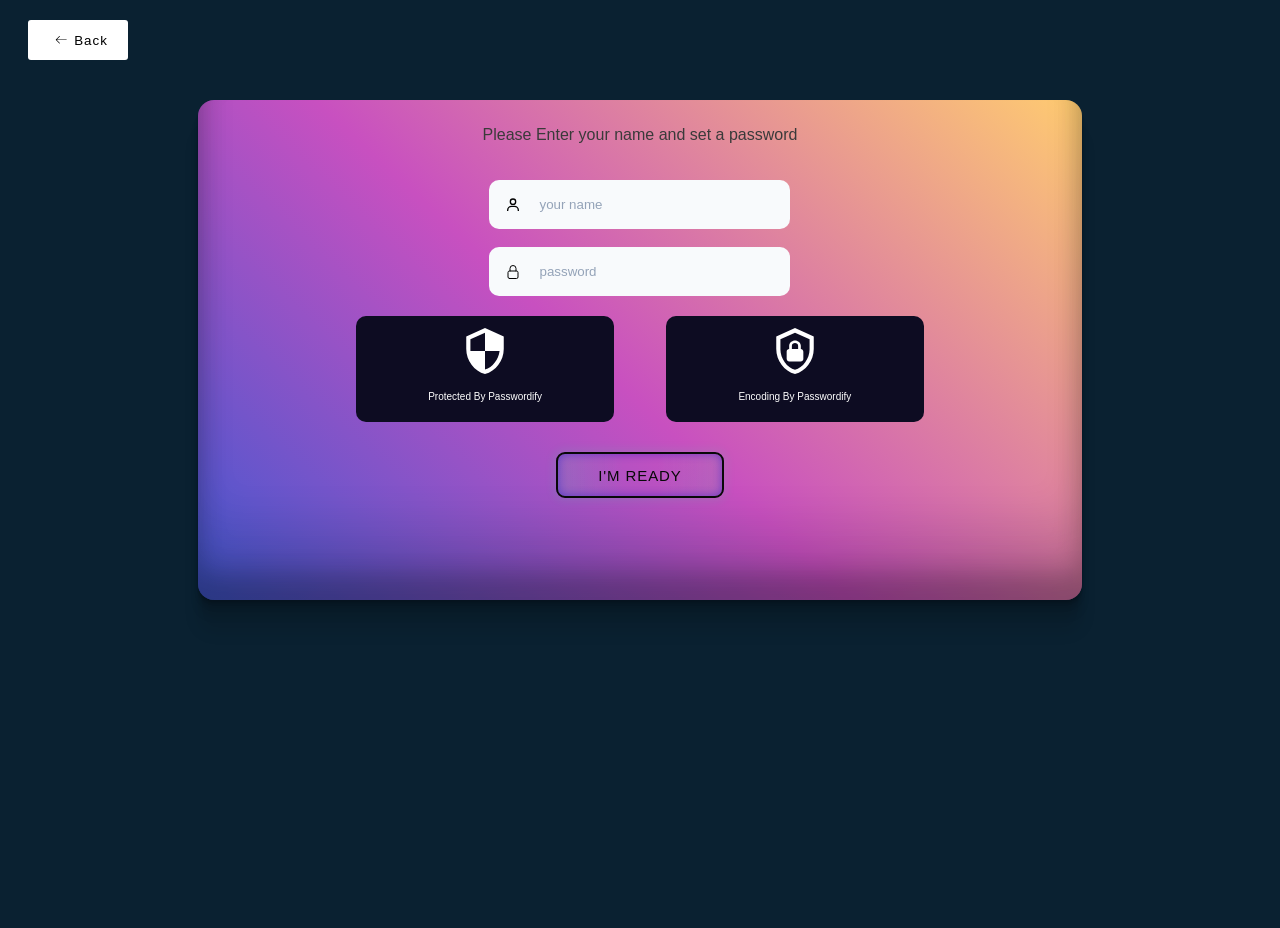
<file: pages/login_page.html>
<!DOCTYPE html>
<html>

<head>
    <meta charset="UTF-8" />
    <meta name="viewport" content="width=device-width, initial-scale=1.0">
    <link rel="stylesheet" href="../css/pages.css">
    <link rel="stylesheet" href="../css/rispansive.css">
    <title>Passwordify/login</title>
</head>

<body>
    <div class="back">

        <!-- From Uiverse.io by Jedi-hongbin -->
        <button class="but_back">
            <svg height="16" width="16" xmlns="http://www.w3.org/2000/svg" version="1.1" viewBox="0 0 1024 1024">
                <path
                    d="M874.690416 495.52477c0 11.2973-9.168824 20.466124-20.466124 20.466124l-604.773963 0 188.083679 188.083679c7.992021 7.992021 7.992021 20.947078 0 28.939099-4.001127 3.990894-9.240455 5.996574-14.46955 5.996574-5.239328 0-10.478655-1.995447-14.479783-5.996574l-223.00912-223.00912c-3.837398-3.837398-5.996574-9.046027-5.996574-14.46955 0-5.433756 2.159176-10.632151 5.996574-14.46955l223.019353-223.029586c7.992021-7.992021 20.957311-7.992021 28.949332 0 7.992021 8.002254 7.992021 20.957311 0 28.949332l-188.073446 188.073446 604.753497 0C865.521592 475.058646 874.690416 484.217237 874.690416 495.52477z">
                </path>
            </svg>
            <span>Back</span>
        </button>

    </div>
    <div class="container">
        <div class="card">
            <div class="top">
                <p>Please Enter your name and set a password</p>
            </div>
            <div class="group">
                <svg class="icon" xmlns="http://www.w3.org/2000/svg" stroke-width="1.5" viewBox="0 0 24 24">
                    <path fill="currentColor"
                        d="M12 2a5 5 0 1 0 5 5a5 5 0 0 0-5-5m0 8a3 3 0 1 1 3-3a3 3 0 0 1-3 3m9 11v-1a7 7 0 0 0-7-7h-4a7 7 0 0 0-7 7v1h2v-1a5 5 0 0 1 5-5h4a5 5 0 0 1 5 5v1z" />
                </svg>
                <input id="username" class="input" placeholder="your name">
            </div>
            <br>
            <div class="group">
                <svg stroke="currentColor" stroke-width="1.5" viewBox="0 0 24 24" xmlns="http://www.w3.org/2000/svg"
                    class="icon">
                    <path
                        d="M16.5 10.5V6.75a4.5 4.5 0 10-9 0v3.75m-.75 11.25h10.5a2.25 2.25 0 002.25-2.25v-6.75a2.25 2.25 0 00-2.25-2.25H6.75a2.25 2.25 0 00-2.25 2.25v6.75a2.25 2.25 0 002.25 2.25z"
                        stroke-linejoin="round" stroke-linecap="round"></path>
                </svg>
                <input id="password" class="input" placeholder="password">
            </div>
            <div class="protect">
                <div class="protect_box">
                    <svg xmlns="http://www.w3.org/2000/svg" width="50" height="50" viewBox="0 0 24 24">
                        <path fill="currentColor"
                            d="M12 12h7c-.53 4.11-3.28 7.78-7 8.92zH5V6.3l7-3.11M12 1L3 5v6c0 5.55 3.84 10.73 9 12c5.16-1.27 9-6.45 9-12V5z" />
                    </svg>
                    <p>Protected By Passwordify</p>
                </div>
                <div class="protect_box">
                    <svg xmlns="http://www.w3.org/2000/svg" width="50" height="50" viewBox="0 0 24 24">
                        <path fill="currentColor"
                            d="M21 11c0 5.55-3.84 10.74-9 12c-5.16-1.26-9-6.45-9-12V5l9-4l9 4zm-9 10c3.75-1 7-5.46 7-9.78V6.3l-7-3.12L5 6.3v4.92C5 15.54 8.25 20 12 21m2.8-10V9.5C14.8 8.1 13.4 7 12 7S9.2 8.1 9.2 9.5V11c-.6 0-1.2.6-1.2 1.2v3.5c0 .7.6 1.3 1.2 1.3h5.5c.7 0 1.3-.6 1.3-1.2v-3.5c0-.7-.6-1.3-1.2-1.3m-1.3 0h-3V9.5c0-.8.7-1.3 1.5-1.3s1.5.5 1.5 1.3z" />
                    </svg>
                    <p>Encoding By Passwordify</p>
                </div>
            </div>
            <button id="submit" class="but"> I'M READY</button>

        </div>

    </div>

    <script src="../js/pages_script.js"></script>

</body>

</html>
</file>
<file: css/styles.css>
@font-face {
    src: url(../vazir-font-v16.1.0/Vazir-Medium.woff2);
    font-family: "Vazir";
}

body {
    /* font-family: Verdana, Geneva, Tahoma, sans-serif; */
    /* font-family: "Vazir"; */
    background-color: #0a2131;
    height: 100vh;
    left: 0px;
    right: 0px;
    top: 0px;

}

.head {
    background-color: #051725;
    backdrop-filter: blur(10px);
    display: flex;
    align-items: center;
    position: relative;
    justify-content: space-between;
    height: 70px;
    padding-inline: 10px;
    border-radius: 3px;
}

svg {
    color: #ffffff;
}

a {
    text-decoration: none;
}

.buttons button {
    display: flex;
    align-items: center;
    justify-content: center;
    gap: 5px;
    font-family: Verdana, Geneva, Tahoma, sans-serif;
    color: #ffffff;
    background-color: #051725;
    border: solid 2px #ffffff;
    height: 43px;
    border-radius: 8px;
}

.buttons {
    display: flex;
    align-items: center;
    gap: 10px;

}

button {
    display: flex;
    align-items: center;
    justify-content: center;
    gap: 5px;
    font-family: Verdana, Geneva, Tahoma, sans-serif;
}

.buttons svg {
    height: 24px;
    width: 24px;
}

.logo {
    height: 80px;
    width: 180px;
}

#log_in {
    animation: logged_out_effect 1s ease alternate infinite;
}

@keyframes logged_in_effect {
    from {
        border: solid 2px #ffffff;
    }

    to {
        border: solid 2px #3cff00;
    }
}

@keyframes logged_out_effect {
    from {
        border: solid 2px #ffffff;
    }

    to {
        border: solid 2px #ff0000;
    }
}

.add {
    display: flex;
    flex-direction: column;
    align-items: center;
    justify-content: center;
    color: #ffffff;
}

.add_btn {
    margin-top: 20px;
    background-color: #0a2131;
    border: #ffffff dashed 2px;
    width: 90%;
    height: 60px;
    border-radius: 20px;

}

.boxes {
    display: flex;
    align-items: center;
    justify-content: space-around;
    margin-top: 20px;
    margin-bottom: 20px;
}

.box {
    display: flex;
    align-items: center;
    justify-content: center;
    color: #ffffff;
    width: 20%;
    height: 170px;
    /* border: #ffffff solid 1px; */
    background: #833AB4;
    background: linear-gradient(44deg, rgba(131, 58, 180, 1) 0%, rgba(253, 29, 29, 1) 53%, rgba(252, 176, 69, 1) 100%);
    border-radius: 10px;
    padding: 4px;
}

.box_bg {
    display: flex;
    align-items: center;
    justify-content: center;
    flex-direction: column;
    background-color: #0a2131;
    border-radius: 10px;
    gap: 20px;
    width: 100%;
    height: 100%;
}

.box svg {
    width: 30%;
    height: auto;
}

#status {
    background-color: #ffffff;
    color: #ff0000;
    font-size: 10px;
    padding-inline: 6px;
    padding-top: 7px;
    padding-bottom: 7px;
    border-radius: 30px;
    margin-top: 18px;
    margin-inline: 9px;
    text-align: center;
    font-family: Verdana, Geneva, Tahoma, sans-serif;
}

.add_input_box {
    background-color: #0c2e46;
    /* height: 95%; */
    padding-bottom: 20px;
    margin-bottom: 20px;
    width: 90%;
    border-radius: 20px;
    border: #ffffff solid 1px;
    display: flex;
    flex-direction: column;
    align-items: center;
    justify-content: start;
}

.add_input_box_bg {
    display: none;
    position: absolute;
    align-items: center;
    justify-content: center;
    height: 100%;
    width: 98%;
    z-index: 1;
    color: #ffffff;
    animation: open_box 1s ease alternate;
}

@keyframes open_box {
    from {
        opacity: 0;
        transform: translateX(-200px);
    }

    to {
        opacity: 1;
        transform: translateX(0px);
    }
}

.icon_box {
    display: flex;
    align-items: center;
    gap: 20px;
    justify-content: space-around;
}

.icon_box div {
    display: flex;
    align-items: center;
    justify-content: center;
    flex-direction: column;
    border-radius: 10px;
    margin-bottom: 10px;
    padding: 6px;
}



.icon_box p {
    margin-top: 5px;
    margin-bottom: 3px;
}

#creat_media {
    background-color: #00528d;
    color: #ffffff;
    font-family: Verdana, Geneva, Tahoma, sans-serif;
    padding: 5px 10px 5px 10px;
    border-radius: 8px;
    border: #ffffff solid 2px;
    text-align: center;
}

::placeholder {
    color: #ffffff;
    opacity: 0.9;
}

/* From Uiverse.io by alexruix */
.input {
    max-width: 190px;
    height: 44px;
    background-color: #ffffffdc;
    border-radius: .5rem;
    padding: 0 1rem;
    border: 2px solid transparent;
    font-size: 1rem;
    transition: border-color .3s cubic-bezier(.25, .01, .25, 1) 0s, color .3s cubic-bezier(.25, .01, .25, 1) 0s, background .2s cubic-bezier(.25, .01, .25, 1) 0s;
}

.label {
    display: block;
    margin-bottom: .3rem;
    font-size: .9rem;
    font-weight: bold;
    color: #ffffffda;
    transition: color .3s cubic-bezier(.25, .01, .25, 1) 0s;
}

.input:hover,
.input:focus,
.input-group:hover .input {
    outline: none;
    border-color: #000000;
}

.input-group:hover .label,
.input:focus {
    color: #00be19;
}

.input-group {
    margin-bottom: 8px;
}


#add_2,
#add_3 {
    display: none;
}



#next,
#next2,
#next3 {
    background-color: #0c2e46;
    border: #00f7ff 2px solid;
    color: #ffffff;
    font-size: 18px;
    border-radius: 10px;
    width: 120px;
    padding-top: 10px;
    padding-bottom: 10px;
}

#next svg,
#next2 svg,
#next3 svg {
    width: 20px;
    height: 20px;
}

#cancle,
#cancle2,
#cancle3 {
    color: #ffffff;
    font-size: 18px;
    background-color: #0c2e46;
    border: #ff0000 2px solid;
    border-radius: 10px;
    width: 120px;
    padding-top: 10px;
    padding-bottom: 10px;
}

.btn {
    display: flex;
    align-items: center;
    justify-content: space-between;
    width: 60%;
}

#cancle:hover {
    transition: 0.5s all;
    background-color: #ff00006b;
}

#next:hover {
    transition: 0.5s all;
    background-color: #00f7ff54;
}


#screen {
    padding: 20px;
    white-space: pre-wrap;
    font-size: 14px;
    position: absolute;
    left: 0px;
}

.cursor {
    display: inline-block;
    width: 8px;
    background: #00ff55;
    animation: blink 0.7s infinite;
    margin-left: 2px;
}

@keyframes blink {

    0%,
    50% {
        opacity: 1;
    }

    51%,
    100% {
        opacity: 0;
    }
}


#add_3 {
    height: 70%;
    color: #00ff55;
    position: relative;
}


.notif_bg {
    display: flex;
    justify-content: center;
}

.notif {
    display: none;
    position: absolute;
    top: 30px;
    color: #ffffff;
    z-index: 2;
    padding: 10px 20px 10px 20px;
    background-color: #ff2929;
    border-radius: 20px;
    animation: notif 1s ease alternate;
}

@keyframes notif {
    from {
        opacity: 0;
        transform: translatey(-100px);
    }

    to {
        opacity: 1;
        transform: translatey(0px);
    }
}

@keyframes notif_close {
    from {
        opacity: 1;
        transform: translatey(0px);
    }

    to {
        opacity: 0;
        transform: translatey(-100px);
    }
}

.head_icon {
    border-radius: 7px;
    border: #ffffff 1px solid;
    padding: 10px;
    text-align: center;
    width: 70px;
}

.pass_page_bg {
    width: 100%;
    height: 100%;
    position: fixed;
    display: none;
    align-items: center;
    justify-content: center;
    top: 0px;
    left: 0px;
    background-color: #0a2131;
    padding: 60xp;
}

.pass_bg {
    background: #00ffee;
    background: linear-gradient(36deg, rgba(0, 255, 238, 1) 0%, rgba(253, 29, 29, 1) 43%, rgba(255, 213, 0, 1) 74%);
    width: 90%;

    border-radius: 20px;
    display: flex;
    justify-content: center;
    align-items: center;
    padding-bottom: 10px;
    padding-top: 10px;
    animation: open_case 2s ease alternate;
}

@keyframes open_case {
    from {
        width: 0px;
        opacity: 0;
    }

    to {
        width: 90%;
        opacity: 1;
    }
}

.pass_page {
    display: flex;
    flex-direction: column;
    justify-content: start;
    align-items: center;
    background-color: #0a2131;
    width: 98%;
    height: 98%;
    padding-bottom: 30px;
    border-radius: 20px;
    gap: 20px;
    animation: open_page 3s ease alternate;
}

@keyframes open_page {
    from {
        opacity: 0;
    }

    to {
        opacity: 1;
    }
}

.h_icons {
    display: flex;
    align-items: center;
    justify-content: space-between;
    padding-inline: 20px;
    width: 90%;
    margin-top: 20px;
}

.h_icons button {
    background-color: #0a2131;
    border: 1px #ffffffc4 solid;
    width: 50px;
    height: 50px;
    border-radius: 10px;
}

.media_family {
    display: flex;
    align-items: center;
    justify-content: center;
    border-radius: 20px;
    border: 1px #ffffffc4 solid;
    color: #ffffff;
    width: 300px;
}


.acceptble {
    color: #00be19;
    border-radius: 20px;
    border: #00be19 2px dashed;
    padding-inline: 20px;
    animation: accept 1s ease alternate infinite;
}

@keyframes accept {
    from {
        opacity: 1;
    }

    to {
        opacity: 0.2;
    }
}

.information_ac {
    width: 100%;
    display: flex;
    align-items: center;
    justify-content: center;
    flex-direction: column;
    color: #ffffff;
    border: 1px solid #5e5e5e;
}

.box_info {
    display: flex;
    flex-direction: column;
    align-items: center;
    width: 90%;
}

.box_info2 {
    display: flex;
    flex-direction: column;
    align-items: center;
    width: 90%;
}

.account_i {
    border-radius: 6px;
    border: 1px solid #ffffff;
    padding: 10px 20px 10px 20px;
}

.close {
    background-color: #0a2131;
    padding: 10px;
    color: red;
    border: red 2px solid;
    width: 200px;
    font-size: 18px;
    border-radius: 4px;
}

.close:hover {
    background-color: rgb(255, 0, 0);
    color: #ffffff;
    transition: 1s all;
}


.group {
    display: flex;
    line-height: 30px;
    align-items: center;
    position: relative;
    max-width: 80%;

}

.input {
    width: 100%;
    height: 45px;
    line-height: 30px;
    padding: 0 5rem;
    padding-left: 3rem;
    border: 2px solid transparent;
    border-radius: 10px;
    outline: none;
    background-color: #f8fafc;
    color: #0d0c22;
    transition: .5s ease;
}

.input::placeholder {
    color: #94a3b8;
}

.input:focus,
input:hover {
    outline: none;
    border-color: rgba(129, 140, 248);
    background-color: #fff;
    box-shadow: 0 0 0 5px rgb(129 140 248 / 30%);
}

.icon_p {
    position: absolute;
    color: #000000;
    left: 1rem;
    fill: none;
    width: 1rem;
    height: 1rem;
}

.entring_pass_bg {
    position: fixed;
    z-index: 3;
    display: none;
    align-items: center;
    justify-content: center;
    width: 100%;
    height: 100%;
}

.entring_pass {
    display: flex;
    flex-direction: column;
    align-items: center;
    text-align: center;
    gap: 50px;
    color: #ffffff;
    justify-content: center;
    width: 300px;
    height: 400px;
    background: #00ccff;
    background: linear-gradient(0deg, rgba(0, 204, 255, 1) 0%, rgba(9, 9, 121, 1) 49%, rgba(2, 0, 36, 1) 100%);
    border-radius: 20px;
}

#submit_pass {
    width: 100px;
    color: #ffffff;
    border: #007714fb;
    background-color: #007714;
    border-radius: 10px;
    padding: 5px;
    box-shadow: rgba(0, 0, 0, 0.3) 0px 19px 38px, rgba(0, 0, 0, 0.22) 0px 15px 12px;
}

.edit_box_bg {
    display: none;
    align-items: center;
    justify-content: center;
    position: fixed;
    width: 100%;
    height: 100%;
    z-index: 4;
}

.edit_box {
    display: flex;
    flex-direction: column;
    align-items: center;
    justify-content: center;
    width: 80%;
    padding: 50px 10px 50px 10px;
    background-color: #051725;
    border-radius: 10px;
    border: #f8fafc 1px solid;
}

.ad{
    display: flex;
    align-items: center;
    justify-content: center;
    padding-inline: 20px;
    padding-top: 5px;
    padding-bottom: 5px;
    bottom: 0px;
    background-color: #0a2131;
    color: #ffffff;
    z-index: 0;
    border-radius: 10px;
    border: 1px solid #ffffff;
}

.ad_bg{
    display: flex;
    position: fixed;
    align-items: center;
    justify-content: center;
    width: 100%;
    bottom: 20px;
    animation: ad 1s ease alternate;
}

@keyframes ad {
    from{opacity: 0;transform: translatex(-400px);}
    to{opacity: 1;transform: translatex(0px);}
}

@keyframes ad_close {
    from{opacity: 1;}
    to{opacity: 0;}
}
</file>
<file: css/rispansive.css>
@media only screen and (max-width:408px) {
    .buttons button {
        height: 34px;
    }

    .buttons svg {
        height: 18px;
        width: 18px;
    }

    .logo {
        width: 150px;
    }


}

@media only screen and (max-width:708px) {
    .box {
        width: 30%;
    }

    #cancle2,
    #next2,
    #cancle,
    #next {
        width: 85px;
        font-size: 13px;
    }

    #next svg,#next2 svg {
        width: 13px;
        height: 13px;
    }

}
</file>
<file: css/pages.css>
body {
    font-family: Verdana, Geneva, Tahoma, sans-serif;
    background-color: #0a2131;
    height: 100vh;
    left: 0px;
    right: 0px;
    top: 0px;
}


.group {
    display: flex;
    line-height: 30px;
    align-items: center;
    position: relative;
    max-width: 80%;

}

.input {
    width: 100%;
    height: 45px;
    line-height: 30px;
    padding: 0 5rem;
    padding-left: 3rem;
    border: 2px solid transparent;
    border-radius: 10px;
    outline: none;
    background-color: #f8fafc;
    color: #0d0c22;
    transition: .5s ease;
}

.input::placeholder {
    color: #94a3b8;
}

.input:focus,
input:hover {
    outline: none;
    border-color: rgba(129, 140, 248);
    background-color: #fff;
    box-shadow: 0 0 0 5px rgb(129 140 248 / 30%);
}

.icon {
    position: absolute;
    left: 1rem;
    fill: none;
    width: 1rem;
    height: 1rem;
}


.but_back {
    display: flex;
    height: 3em;
    width: 100px;
    align-items: center;
    justify-content: center;
    background-color: #eeeeee4b;
    border-radius: 3px;
    letter-spacing: 1px;
    transition: all 0.2s linear;
    cursor: pointer;
    border: none;
    background: #fff;
}

button>svg {
    margin-right: 5px;
    margin-left: 5px;
    font-size: 20px;
    transition: all 0.4s ease-in;
}

button:hover>svg {
    font-size: 1.2em;
    transform: translateX(-5px);
}

button:hover {
    box-shadow: 9px 9px 33px #d1d1d1, -9px -9px 33px #ffffff;
    transform: translateY(-2px);
}

.back {
    margin-top: 20px;
    margin-left: 20px;
    margin-bottom: 40px;
}

.setting {
    display: flex;
    justify-content: center;
    align-items: center;
    flex-direction: column;
    width: 50%;
}

.discription {
    width: 50%;
}

.container {
    display: flex;
    justify-content: center;
}



.card {
    width: 70%;
    height: 500px;
    border-radius: 1rem;
    background-color: #4158D0;
    background-image: linear-gradient(43deg, #4158D0 0%, #C850C0 46%, #FFCC70 100%);
    box-shadow: rgba(0, 0, 0, 0.17) 0px -23px 25px 0px inset, rgba(0, 0, 0, 0.15) 0px -36px 30px 0px inset, rgba(0, 0, 0, 0.1) 0px -79px 40px 0px inset, rgba(0, 0, 0, 0.06) 0px 2px 1px, rgba(0, 0, 0, 0.09) 0px 4px 2px, rgba(0, 0, 0, 0.09) 0px 8px 4px, rgba(0, 0, 0, 0.09) 0px 16px 8px, rgba(0, 0, 0, 0.09) 0px 32px 16px;
    display: flex;
    flex-direction: column;
    justify-content: start;
    align-items: center;
}

.top {
    display: flex;
    justify-content: center;
    text-align: center;
    color: rgb(58, 58, 58);
    padding-top: 10px;
    padding-inline: 20px;
    margin-bottom: 20px;
}


.protect {
    display: flex;
    justify-content: space-around;
    width: 70%;
    color: #fff;
    font-size: 10px;
    margin-bottom: 30px;
}

.protect_box {
    display: flex;
    flex-direction: column;
    align-items: center;
    justify-content: center;
    background-color: #0d0c22;
    width: 40%;
    margin-top: 20px;
    padding-top: 10px;
    padding-bottom: 10px;
    padding-inline: 5px;
    border-radius: 10px;
    gap: 5px;
    text-align: center;
}




/* From Uiverse.io by adamgiebl */
.but {
    --green: #080808;
    font-size: 15px;
    padding: 0.7em 2.7em;
    letter-spacing: 0.06em;
    position: relative;
    font-family: inherit;
    border-radius: 0.6em;
    overflow: hidden;
    transition: all 0.3s;
    line-height: 1.4em;
    border: 2px solid var(--green);
    background: linear-gradient(to right, rgba(27, 253, 156, 0.1) 1%, transparent 40%, transparent 60%, rgba(27, 253, 156, 0.1) 100%);
    color: var(--green);
    box-shadow: inset 0 0 10px rgba(3, 0, 207, 0.4), 0 0 9px 3px rgba(27, 253, 156, 0.1);
}

.but:hover {
    color: #ffffff;
    box-shadow: inset 0 0 10px rgba(255, 255, 255, 0.6), 0 0 9px 3px rgba(27, 253, 156, 0.2);
}

.but:before {
    content: "";
    position: absolute;
    left: -4em;
    width: 4em;
    height: 100%;
    top: 0;
    transition: transform .4s ease-in-out;
    background: linear-gradient(to right, transparent 1%, rgba(27, 253, 156, 0.1) 40%, rgba(27, 253, 156, 0.1) 60%, transparent 100%);
}

.but:hover:before {
    transform: translateX(15em);
}


/* analiz */

.loader {
    --color-one: red;
    --color-two: blue;
    --color-three: yellow;
    --color-fore: cyan;
    --color-five: white;
    --time-animation: 1s;
    --size: 200px;
    position: relative;
    display: none;
    justify-content: center;
    align-items: center;
    overflow: hidden;
    border-radius: 50%;
    margin-top: 30px;
}

.loader .sphere {
    display: flex;
    justify-content: center;
    align-items: center;
    position: relative;
    border-radius: 50%;
    width: var(--size);
    height: var(--size);
    background: radial-gradient(circle at 80% 20%,
            rgba(255, 255, 255, 1) 0%,
            rgba(255, 255, 255, 0.8) 20%,
            rgba(255, 255, 255, 0.4) 50%,
            rgba(255, 255, 255, 0) 70%);
}

.loader .sphere::before {
    content: "";
    position: absolute;
    display: flex;
    justify-content: center;
    align-items: center;
    width: var(--size);
    height: var(--size);
    border-radius: 50%;
    box-shadow:
        inset calc(var(--size) / -20) calc(var(--size) / -20) calc(var(--size) / 10) var(--color-fore),
        inset calc(var(--size) / 10) 0 calc(var(--size) / 5) var(--color-three);
    animation:
        rotation calc(var(--time-animation) * 2) linear infinite,
        colorize calc(var(--time-animation) * 2) ease-in-out infinite;
}

.loader .sphere::after {
    content: "";
    position: absolute;
    display: flex;
    justify-content: center;
    align-items: center;
    width: var(--size);
    height: var(--size);
    border-radius: 50%;
    z-index: -1;
    background: radial-gradient(circle at 80% 20%,
            rgba(255, 255, 255, 0.7) 0%,
            rgba(255, 255, 255, 0.5) 30%,
            rgba(255, 255, 255, 0) 70%),
        linear-gradient(120deg, var(--color-one) 20%, var(--color-two) 80%);
    animation:
        rotation calc(var(--time-animation) * 2) linear infinite,
        colorblur calc(var(--time-animation) * 2) ease-in-out infinite;
}

.loader svg {
    position: absolute;
    display: flex;
    justify-content: center;
    align-items: center;
    width: var(--size);
    height: var(--size);
    animation: rotation calc(var(--time-animation) * 3) cubic-bezier(0.7, 0.6, 0.3, 0.4) infinite;
}

.loader svg #shapes circle {
    fill: var(--color-five);
}

.loader svg #blurriness g,
.loader svg #clipping ellipse,
.loader svg #shapes g:nth-of-type(2),
.loader svg #fade ellipse {
    filter: blur(7px);
}

.loader svg #waves g path {
    will-change: d;
    stroke-width: 7px;
}

.loader svg #waves g path:nth-of-type(1) {
    animation: wave-one var(--time-animation) cubic-bezier(0.7, 0.6, 0.3, 0.4) infinite;
}

.loader svg #waves g path:nth-of-type(2) {
    animation: wave-two var(--time-animation) cubic-bezier(0.7, 0.6, 0.3, 0.4) calc(var(--time-animation) / -2) infinite reverse;
}

.loader svg #waves g path:nth-of-type(3) {
    animation: wave-one var(--time-animation) cubic-bezier(0.7, 0.6, 0.3, 0.4) calc(var(--time-animation) / -2) infinite;
}

.loader svg #waves g path:nth-of-type(4) {
    animation: wave-two var(--time-animation) cubic-bezier(0.7, 0.6, 0.3, 0.4) infinite reverse;
}

@keyframes wave-one {
    0% {
        d: path("M5,50 C10,50 15,50 20,50 C25,50 30,50 95,50");
    }

    50% {
        d: path("M5,50 C25,50 30,20 50,20 C70,20 75,50 95,50");
    }

    100% {
        d: path("M5,50 C70,50 75,50 80,50 C85,50 90,50 95,50");
    }
}

@keyframes wave-two {
    0% {
        d: path("M5,50 C10,50 15,50 20,50 C25,50 30,50 95,50");
    }

    50% {
        d: path("M5,50 C25,50 30,80 50,80 C70,80 75,50 95,50");
    }

    100% {
        d: path("M5,50 C70,50 75,50 80,50 C85,50 90,50 95,50");
    }
}

@keyframes rotation {
    0% {
        transform: rotate(0deg);
    }

    100% {
        transform: rotate(360deg);
    }
}

@keyframes colorize {
    0% {
        filter: hue-rotate(0deg);
    }

    20% {
        filter: hue-rotate(-30deg);
    }

    40% {
        filter: hue-rotate(-60deg);
    }

    60% {
        filter: hue-rotate(-90deg);
    }

    80% {
        filter: hue-rotate(-45deg);
    }

    100% {
        filter: hue-rotate(0deg);
    }
}

@keyframes colorblur {
    0% {
        filter: hue-rotate(0deg) blur(calc(var(--size) / 15));
    }

    20% {
        filter: hue-rotate(-30deg) blur(calc(var(--size) / 15));
    }

    40% {
        filter: hue-rotate(-60deg) blur(calc(var(--size) / 15));
    }

    60% {
        filter: hue-rotate(-90deg) blur(calc(var(--size) / 15));
    }

    80% {
        filter: hue-rotate(-45deg) blur(calc(var(--size) / 15));
    }

    100% {
        filter: hue-rotate(0deg) blur(calc(var(--size) / 15));
    }
}



.start{
    display: flex;
    align-items: center;
    justify-content: center;
    margin-top: 30px;
}

.start_circle{
    display: flex;
    align-items: center;
    justify-content: center;
    width: 200px;
    height: 200px;
    border: #4158D0 5px solid;
    border-radius: 50%;
    color: #ffffff;
    font-size: 30px;
    
}


.text{
    display: none;
    justify-content: center;
    color: #ffffff;
    animation: analiz 1s ease alternate infinite;
}

@keyframes analiz {
    From{opacity: 0.5;}
    to{opacity: 1;}
}

.item{
    display: flex;
    align-items: center;
    justify-content: space-between;
    gap: 20px;color: #d1d1d1;
    padding-inline: 10px;
}

.check_items{
    border: #ffffff 1px solid;
    display: none;
    padding: 10px;
    margin-top: 30px;
    margin-inline: 20px;
    border-radius: 20px 10px 20px 10px;
}

.good{
    display: none;
}

.not_good{
    display: none;
}

.back_btn{
    display: flex;
    justify-content: center;
}

.back_btn button{
    background-color:#0a2131;
    border: #f8fafc 3px solid;
    color: #fff;
    width: 150px;
    height: 40px;
    border-radius: 10px;
}
</file>
